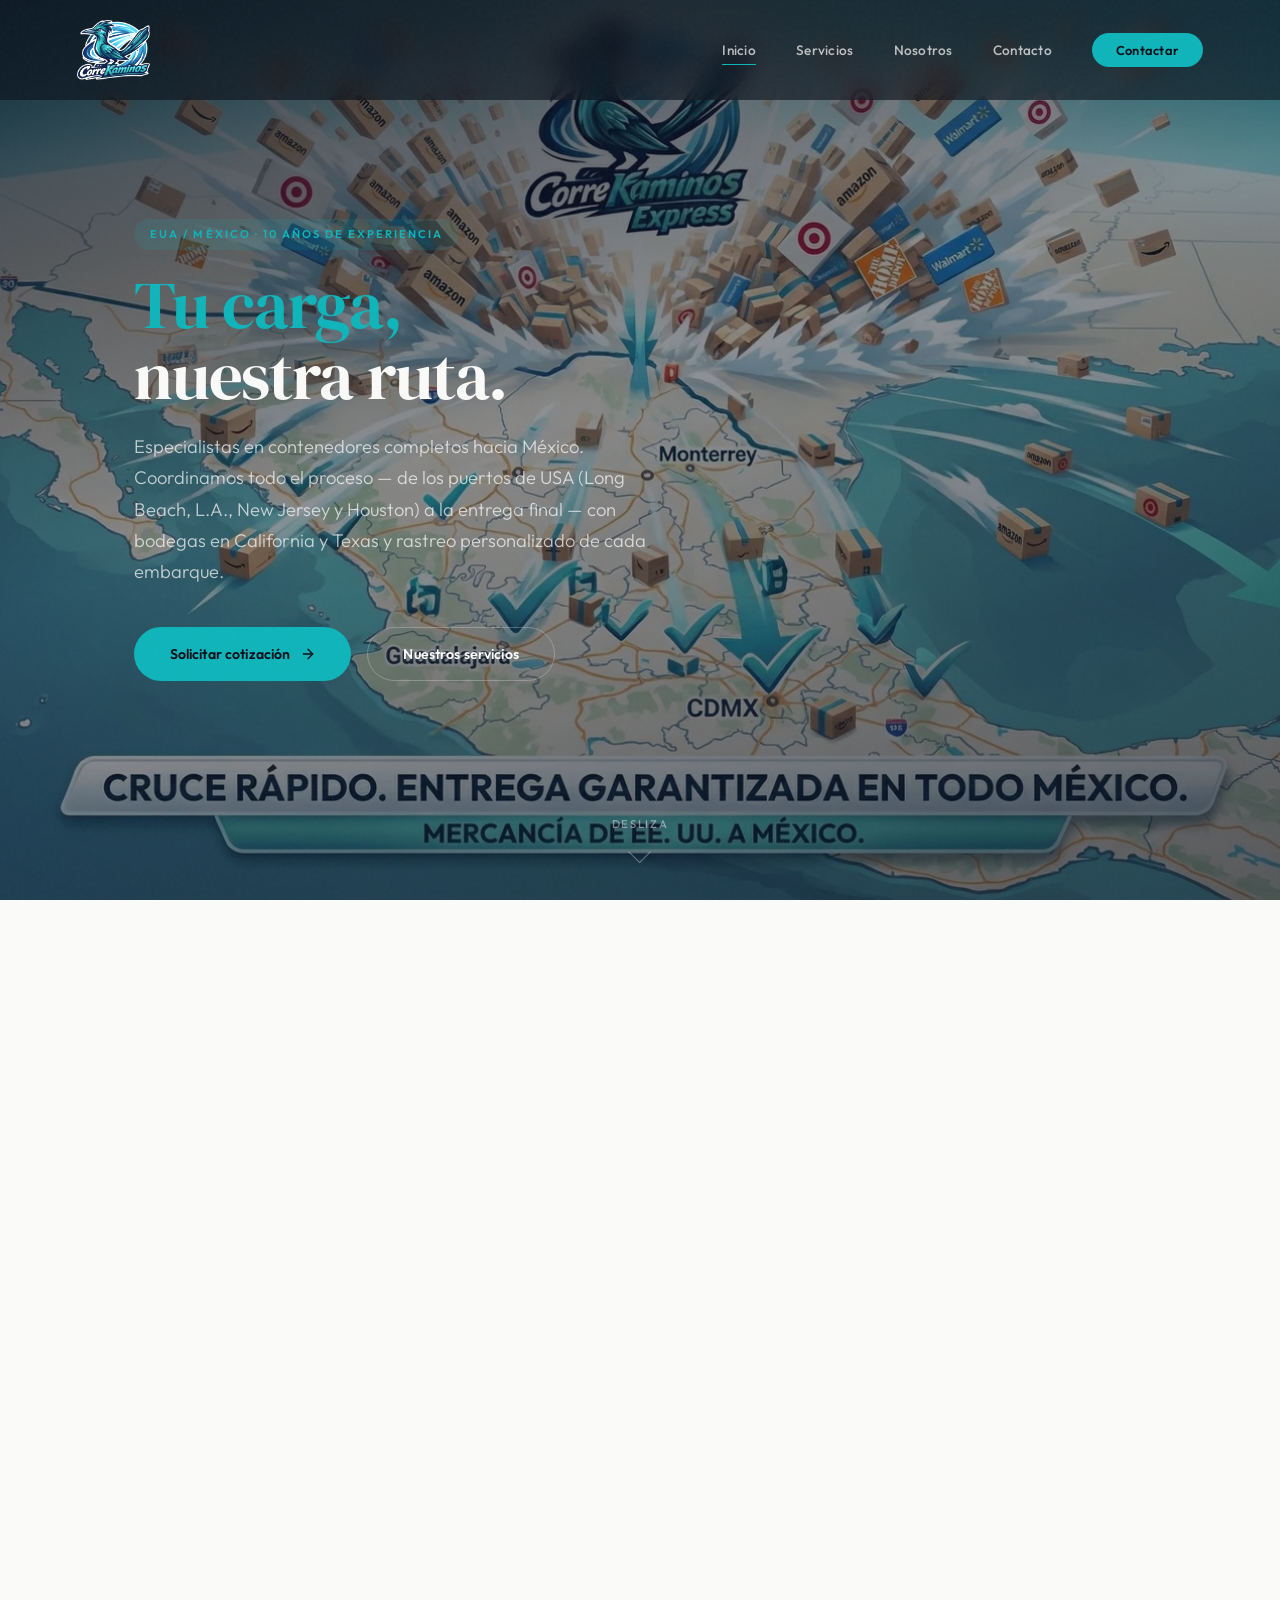
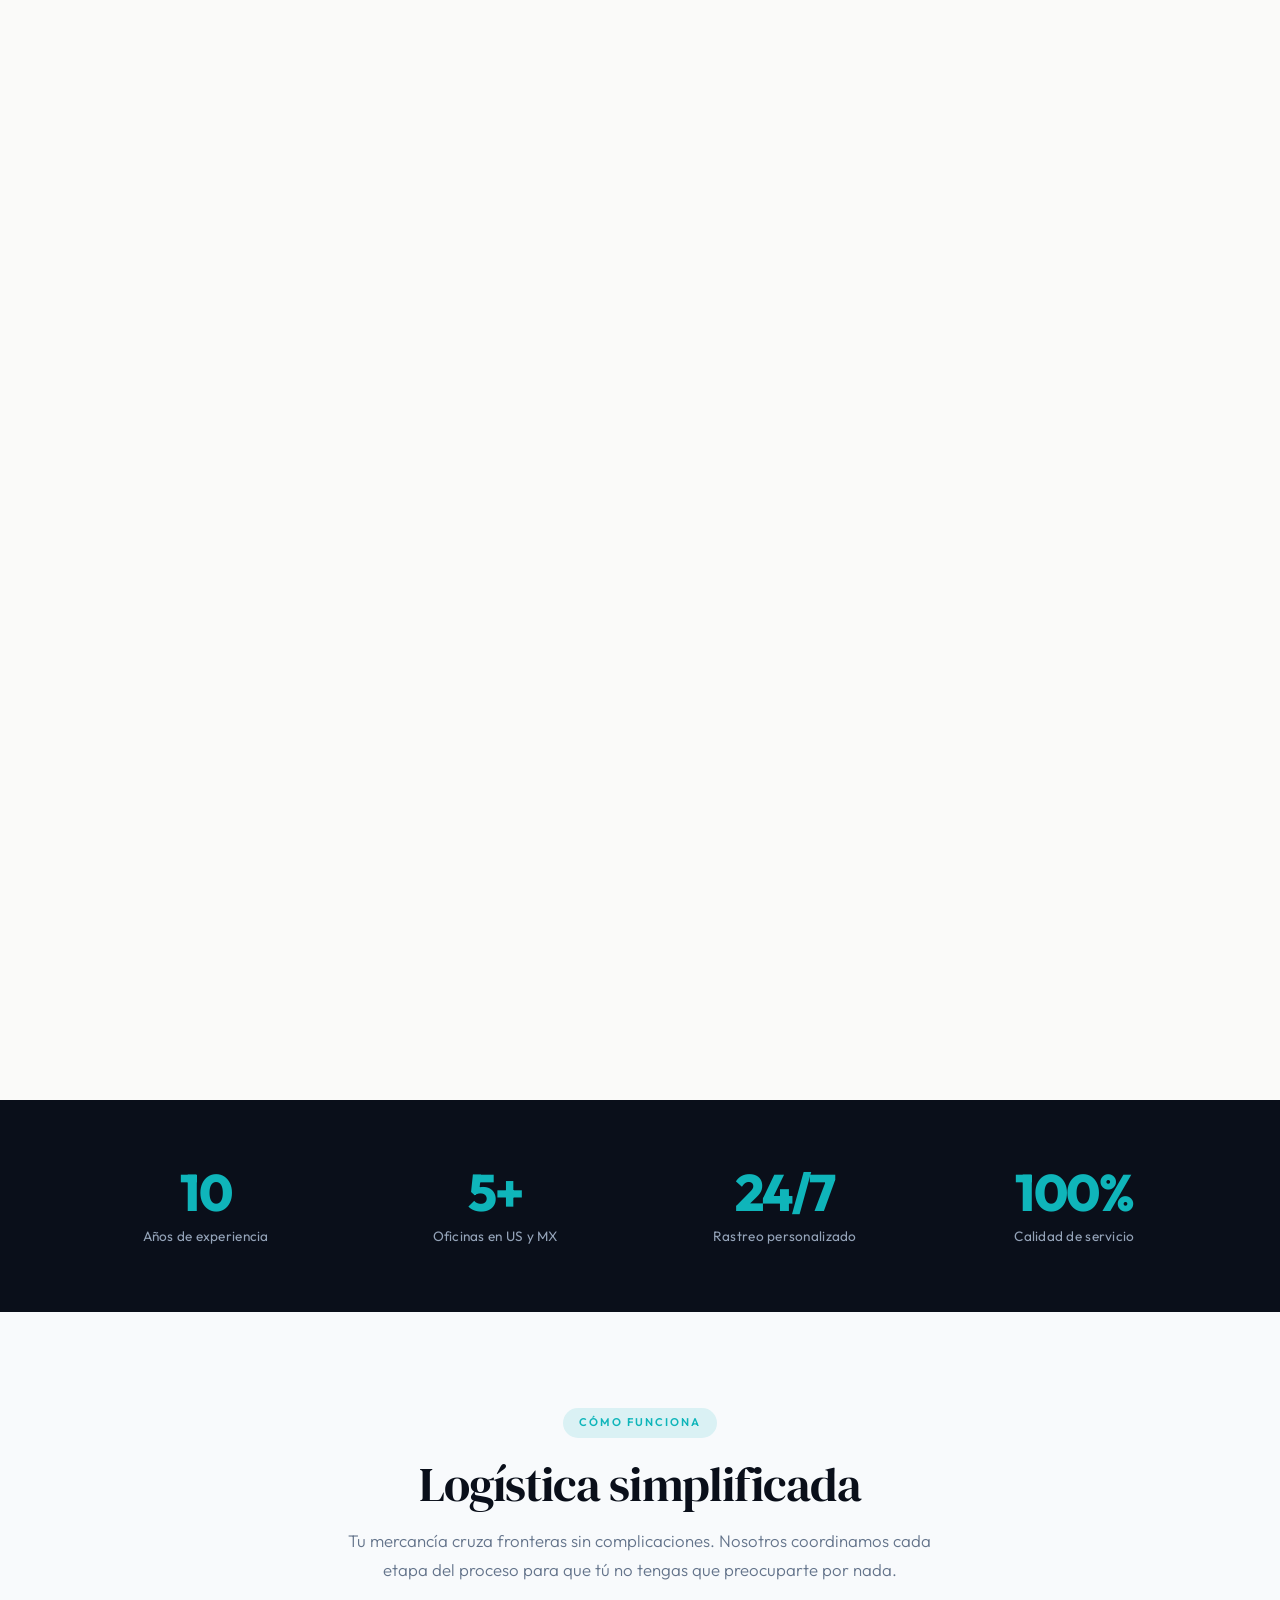
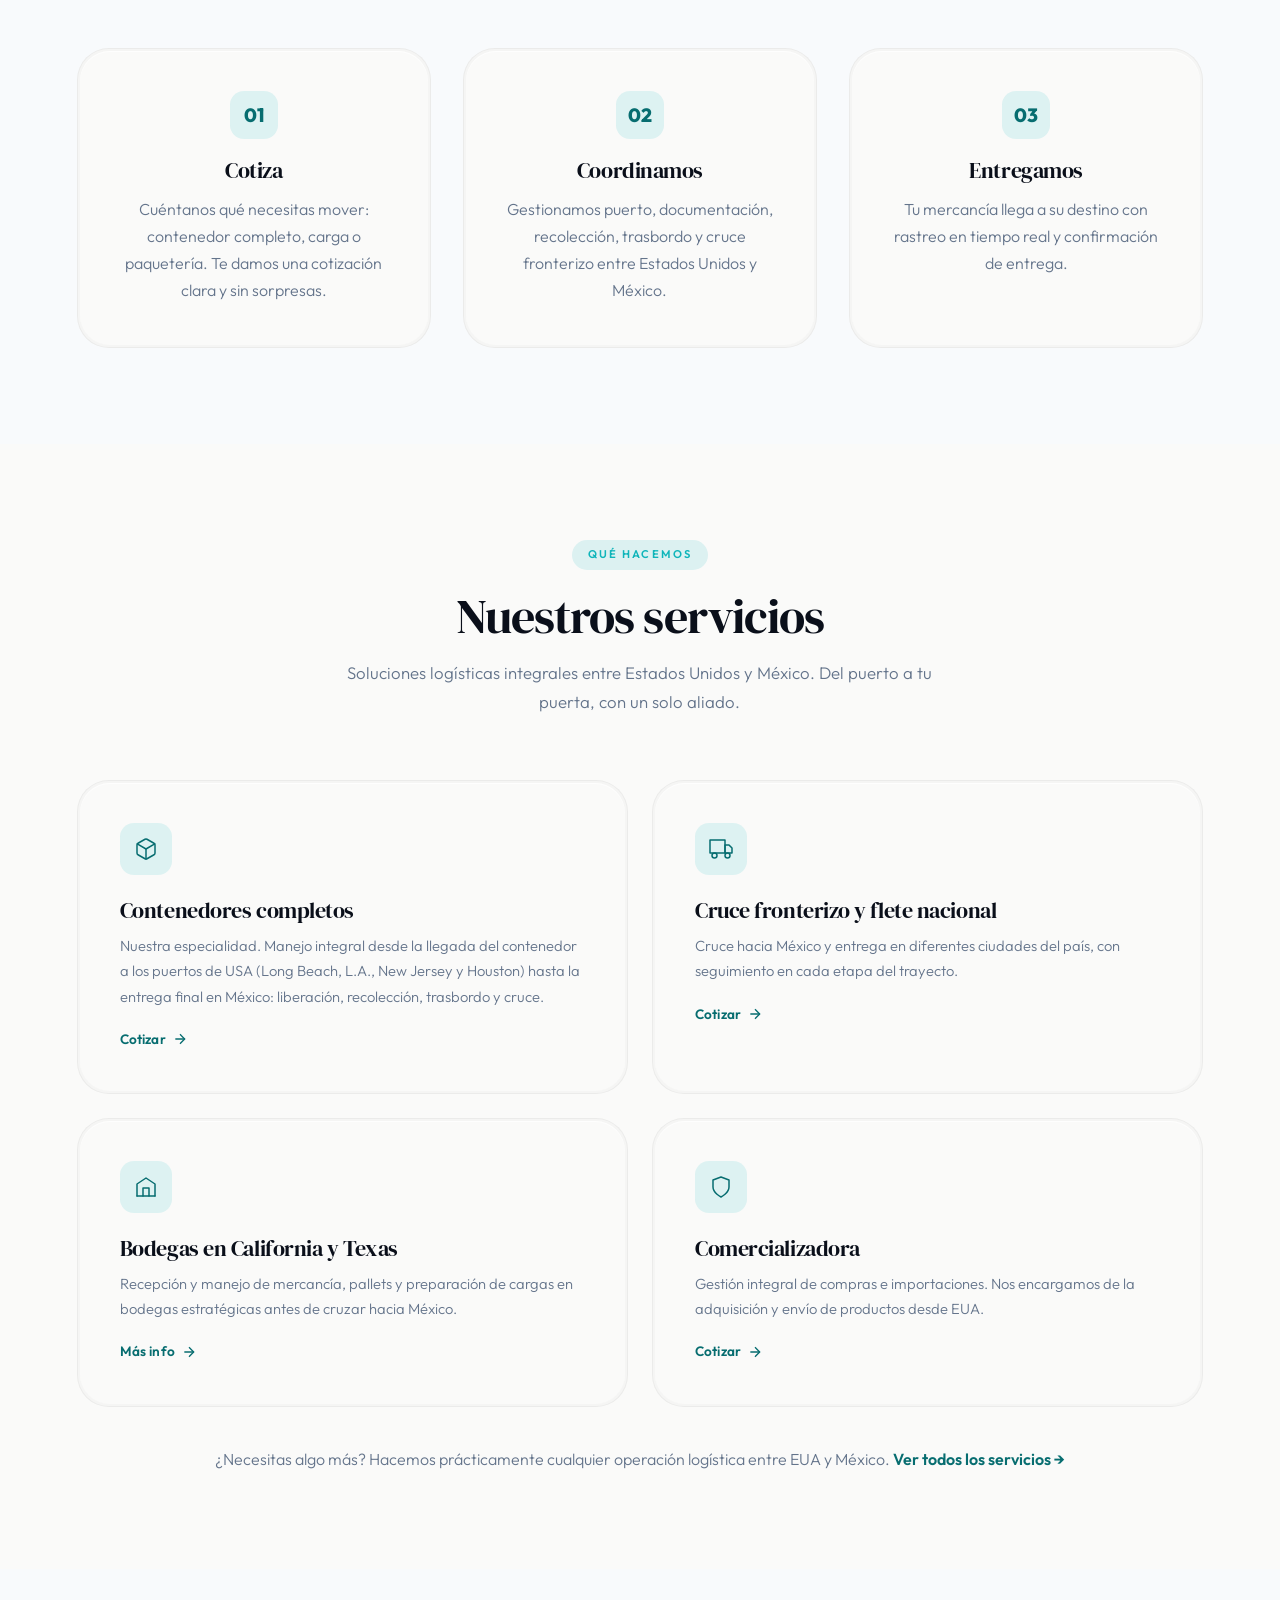
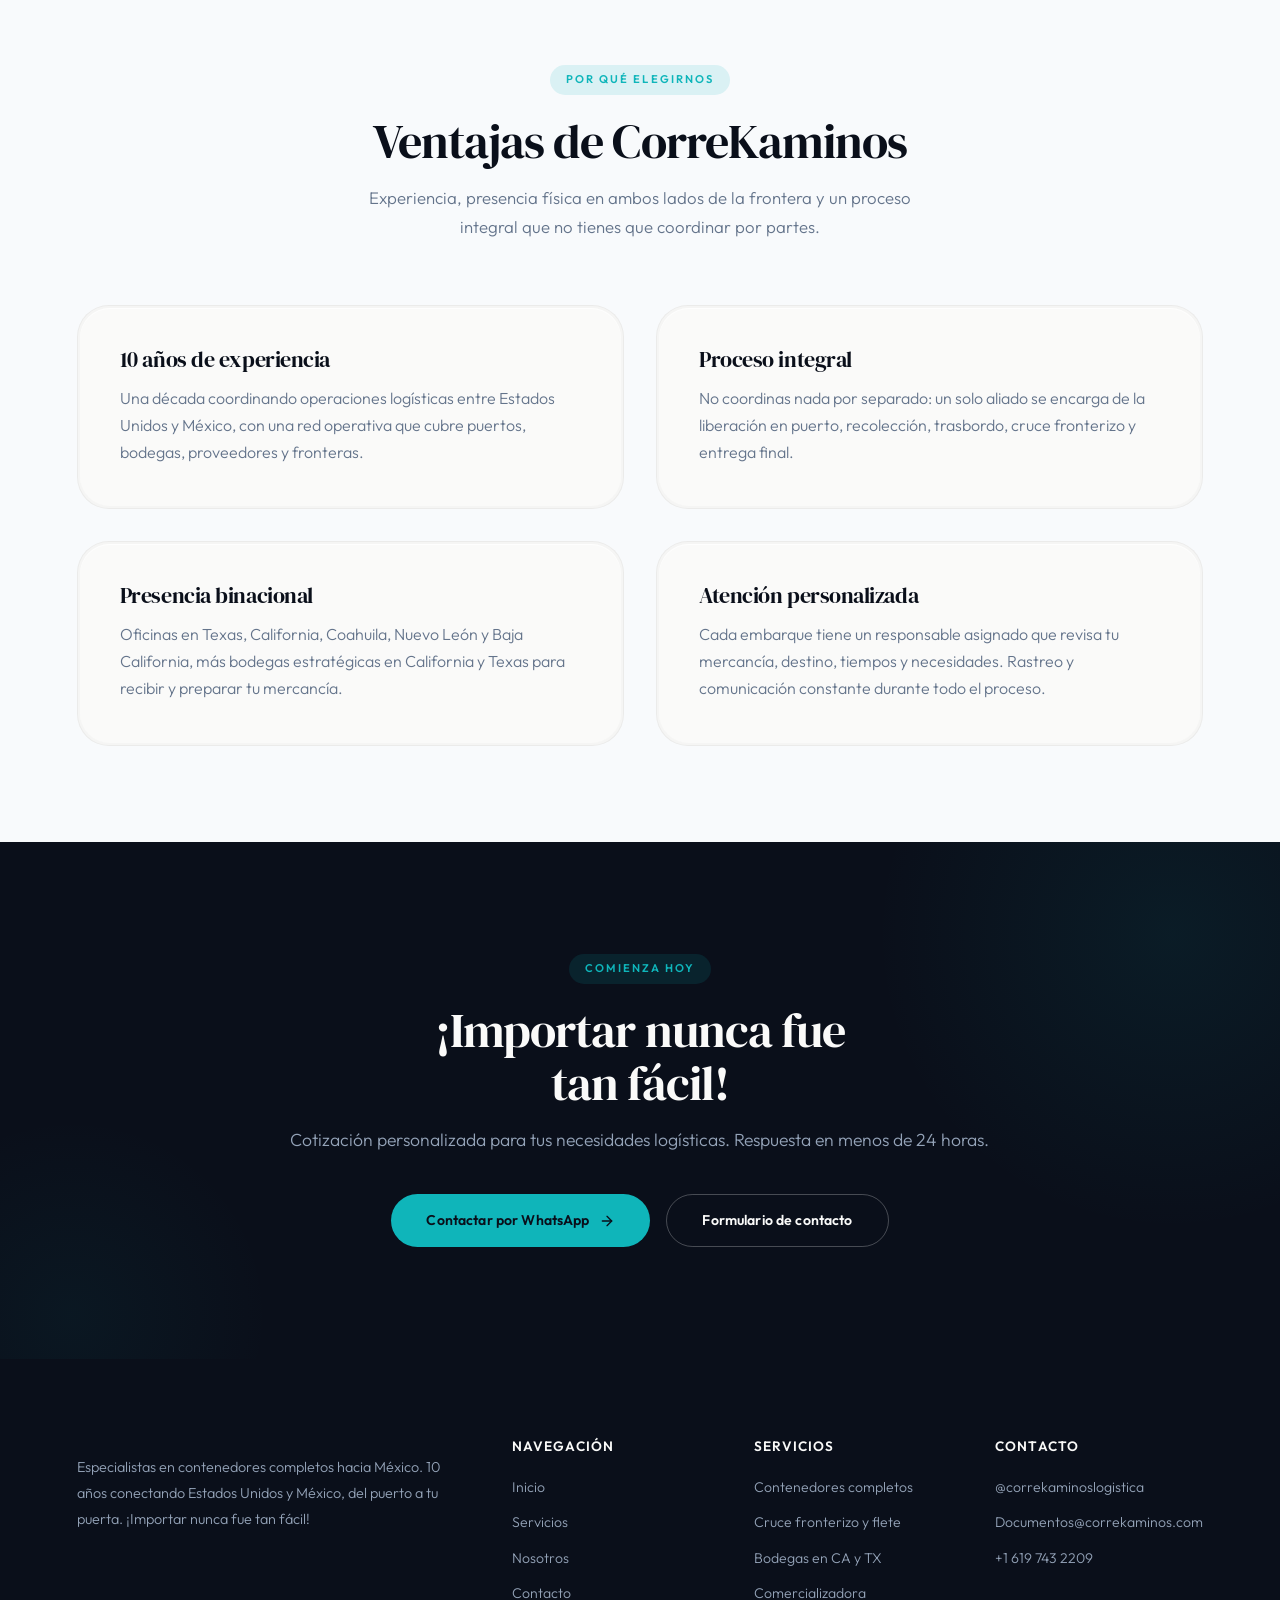
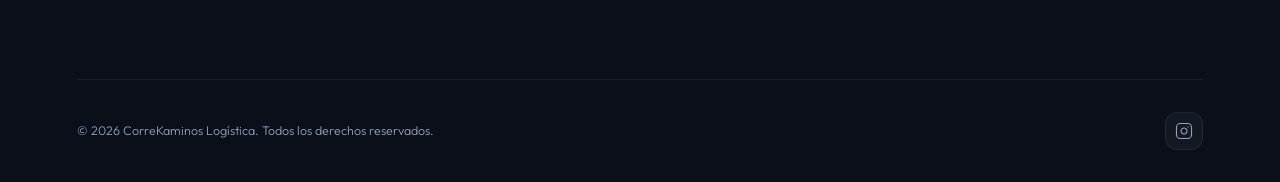
<file: index.html>
<!DOCTYPE html>
<html lang="es-MX">
<head>
  <meta charset="UTF-8">
  <meta name="viewport" content="width=device-width, initial-scale=1.0">
  <title>CorreKaminos Logística — USA to Mexico Logistics</title>
  <meta name="description" content="Especialistas en contenedores completos hacia México. 10 años de experiencia: coordinación desde los puertos de USA (Long Beach, L.A., New Jersey y Houston), bodegas en California y Texas, cruce fronterizo y entrega final con rastreo personalizado.">
  <meta name="theme-color" content="#0a0f1a">
  <meta property="og:title" content="CorreKaminos Logística — USA to Mexico Logistics">
  <meta property="og:description" content="Especialistas en contenedores completos hacia México. De los puertos de USA a tu puerta. ¡Importar nunca fue tan fácil!">
  <meta property="og:type" content="website">
  <meta property="og:locale" content="es_MX">
  <link rel="icon" href="assets/favicon.png" type="image/png">
  <link rel="preconnect" href="https://fonts.googleapis.com">
  <link rel="preconnect" href="https://fonts.gstatic.com" crossorigin>
  <link rel="stylesheet" href="styles.css?v=3">
</head>
<body>
  <a class="skip-link" href="#contenido">Saltar al contenido</a>

  <!-- ═══ NAVBAR ═══ -->
  <nav class="navbar" id="navbar">
    <div class="container">
      <a href="index.html" class="navbar-logo">
        <img src="assets/logo.webp" alt="CorreKaminos Logística" width="240" height="198">
      </a>
      <ul class="nav-links" id="navLinks">
        <li><a href="index.html" class="active" aria-current="page">Inicio</a></li>
        <li><a href="servicios.html">Servicios</a></li>
        <li><a href="nosotros.html">Nosotros</a></li>
        <li><a href="contacto.html">Contacto</a></li>
        <li><a href="https://wa.me/16197432209" target="_blank" rel="noopener noreferrer" class="nav-cta">Contactar</a></li>
      </ul>
      <button class="hamburger" id="hamburger" aria-label="Abrir menú" aria-controls="navLinks" aria-expanded="false">
        <span></span><span></span><span></span>
      </button>
    </div>
  </nav>

  <main id="contenido">

  <!-- ═══ HERO — Scroll-Driven Video ═══ -->
  <section class="hero" id="hero">
    <div class="hero-sticky">
      <div class="hero-video-wrap">
        <video id="heroVideo" muted playsinline preload="metadata" poster="assets/inicial.webp">
          <source src="assets/hero-optimized.mp4" type="video/mp4">
        </video>
        <img src="assets/final.webp" alt="CorreKaminos Logística" width="240" height="198" class="hero-fallback" id="heroFallback">
      </div>
      <div class="hero-overlay"></div>
      <div class="hero-content">
        <span class="section-label">EUA / México · 10 años de experiencia</span>
        <h1><span>Tu carga,</span><br>nuestra ruta.</h1>
        <p>Especialistas en contenedores completos hacia México. Coordinamos todo el proceso — de los puertos de USA (Long Beach, L.A., New Jersey y Houston) a la entrega final — con bodegas en California y Texas y rastreo personalizado de cada embarque.</p>
        <div style="display:flex;gap:1rem;flex-wrap:wrap">
          <a href="contacto.html" class="btn btn-primary">
            Solicitar cotización
            <svg width="16" height="16" viewBox="0 0 24 24" fill="none" stroke="currentColor" stroke-width="2" stroke-linecap="round" stroke-linejoin="round"><path d="M5 12h14"/><path d="m12 5 7 7-7 7"/></svg>
          </a>
          <a href="servicios.html" class="btn btn-outline">Nuestros servicios</a>
        </div>
      </div>
      <div class="hero-scroll-hint">
        <span>Desliza</span>
        <div class="arrow"></div>
      </div>
    </div>
  </section>

  <!-- ═══ STATS ═══ -->
  <div class="stats-bar">
    <div class="container">
      <div class="stats-grid">
        <div class="stat-item reveal">
          <h3>10</h3>
          <p>Años de experiencia</p>
        </div>
        <div class="stat-item reveal reveal-delay-1">
          <h3>5+</h3>
          <p>Oficinas en US y MX</p>
        </div>
        <div class="stat-item reveal reveal-delay-2">
          <h3>24/7</h3>
          <p>Rastreo personalizado</p>
        </div>
        <div class="stat-item reveal reveal-delay-3">
          <h3>100%</h3>
          <p>Calidad de servicio</p>
        </div>
      </div>
    </div>
  </div>

  <!-- ═══ PROCESO ═══ -->
  <section style="background:var(--slate-50)">
    <div class="container">
      <div class="section-header reveal">
        <span class="section-label">Cómo funciona</span>
        <h2>Logística simplificada</h2>
        <p>Tu mercancía cruza fronteras sin complicaciones. Nosotros coordinamos cada etapa del proceso para que tú no tengas que preocuparte por nada.</p>
      </div>
      <div class="about-grid grid-3">
        <div class="about-card reveal">
          <div class="about-card-inner" style="text-align:center;">
            <div class="step-number" style="margin-inline:auto;">01</div>
            <h3>Cotiza</h3>
            <p>Cuéntanos qué necesitas mover: contenedor completo, carga o paquetería. Te damos una cotización clara y sin sorpresas.</p>
          </div>
        </div>
        <div class="about-card reveal reveal-delay-1">
          <div class="about-card-inner" style="text-align:center;">
            <div class="step-number" style="margin-inline:auto;">02</div>
            <h3>Coordinamos</h3>
            <p>Gestionamos puerto, documentación, recolección, trasbordo y cruce fronterizo entre Estados Unidos y México.</p>
          </div>
        </div>
        <div class="about-card reveal reveal-delay-2">
          <div class="about-card-inner" style="text-align:center;">
            <div class="step-number" style="margin-inline:auto;">03</div>
            <h3>Entregamos</h3>
            <p>Tu mercancía llega a su destino con rastreo en tiempo real y confirmación de entrega.</p>
          </div>
        </div>
      </div>
    </div>
  </section>

  <!-- ═══ SERVICIOS PREVIEW ═══ -->
  <section id="servicios">
    <div class="container">
      <div class="section-header reveal">
        <span class="section-label">Qué hacemos</span>
        <h2>Nuestros servicios</h2>
        <p>Soluciones logísticas integrales entre Estados Unidos y México. Del puerto a tu puerta, con un solo aliado.</p>
      </div>
      <div class="services-grid">
        <div class="service-card reveal">
          <div class="service-card-inner">
            <div class="service-icon">
              <svg viewBox="0 0 24 24"><path d="M21 16V8a2 2 0 0 0-1-1.73l-7-4a2 2 0 0 0-2 0l-7 4A2 2 0 0 0 3 8v8a2 2 0 0 0 1 1.73l7 4a2 2 0 0 0 2 0l7-4A2 2 0 0 0 21 16z"/><polyline points="3.27 6.96 12 12.01 20.73 6.96"/><line x1="12" y1="22.08" x2="12" y2="12"/></svg>
            </div>
            <h3>Contenedores completos</h3>
            <p>Nuestra especialidad. Manejo integral desde la llegada del contenedor a los puertos de USA (Long Beach, L.A., New Jersey y Houston) hasta la entrega final en México: liberación, recolección, trasbordo y cruce.</p>
            <a href="contacto.html" class="card-link">
              Cotizar
              <svg viewBox="0 0 24 24" fill="none" stroke="currentColor" stroke-width="2"><path d="M5 12h14"/><path d="m12 5 7 7-7 7"/></svg>
            </a>
          </div>
        </div>
        <div class="service-card reveal reveal-delay-1">
          <div class="service-card-inner">
            <div class="service-icon">
              <svg viewBox="0 0 24 24"><rect x="1" y="3" width="15" height="13"/><polygon points="16 8 20 8 23 11 23 16 16 16 16 8"/><circle cx="5.5" cy="18.5" r="2.5"/><circle cx="18.5" cy="18.5" r="2.5"/></svg>
            </div>
            <h3>Cruce fronterizo y flete nacional</h3>
            <p>Cruce hacia México y entrega en diferentes ciudades del país, con seguimiento en cada etapa del trayecto.</p>
            <a href="contacto.html" class="card-link">
              Cotizar
              <svg viewBox="0 0 24 24" fill="none" stroke="currentColor" stroke-width="2"><path d="M5 12h14"/><path d="m12 5 7 7-7 7"/></svg>
            </a>
          </div>
        </div>
        <div class="service-card reveal">
          <div class="service-card-inner">
            <div class="service-icon">
              <svg viewBox="0 0 24 24"><path d="M3 21V9l9-6 9 6v12"/><path d="M9 21v-8h6v8"/><line x1="3" y1="21" x2="21" y2="21"/></svg>
            </div>
            <h3>Bodegas en California y Texas</h3>
            <p>Recepción y manejo de mercancía, pallets y preparación de cargas en bodegas estratégicas antes de cruzar hacia México.</p>
            <a href="contacto.html" class="card-link">
              Más info
              <svg viewBox="0 0 24 24" fill="none" stroke="currentColor" stroke-width="2"><path d="M5 12h14"/><path d="m12 5 7 7-7 7"/></svg>
            </a>
          </div>
        </div>
        <div class="service-card reveal reveal-delay-1">
          <div class="service-card-inner">
            <div class="service-icon">
              <svg viewBox="0 0 24 24"><path d="M12 22s8-4 8-10V5l-8-3-8 3v7c0 6 8 10 8 10z"/></svg>
            </div>
            <h3>Comercializadora</h3>
            <p>Gestión integral de compras e importaciones. Nos encargamos de la adquisición y envío de productos desde EUA.</p>
            <a href="contacto.html" class="card-link">
              Cotizar
              <svg viewBox="0 0 24 24" fill="none" stroke="currentColor" stroke-width="2"><path d="M5 12h14"/><path d="m12 5 7 7-7 7"/></svg>
            </a>
          </div>
        </div>
      </div>
      <p class="services-note reveal">¿Necesitas algo más? Hacemos prácticamente cualquier operación logística entre EUA y México. <a href="servicios.html">Ver todos los servicios →</a></p>
    </div>
  </section>

  <!-- ═══ VENTAJAS ═══ -->
  <section style="background:var(--slate-50)">
    <div class="container">
      <div class="section-header reveal">
        <span class="section-label">Por qué elegirnos</span>
        <h2>Ventajas de CorreKaminos</h2>
        <p>Experiencia, presencia física en ambos lados de la frontera y un proceso integral que no tienes que coordinar por partes.</p>
      </div>
      <div class="about-grid grid-2">
        <div class="about-card reveal">
          <div class="about-card-inner">
            <h3>10 años de experiencia</h3>
            <p>Una década coordinando operaciones logísticas entre Estados Unidos y México, con una red operativa que cubre puertos, bodegas, proveedores y fronteras.</p>
          </div>
        </div>
        <div class="about-card reveal reveal-delay-1">
          <div class="about-card-inner">
            <h3>Proceso integral</h3>
            <p>No coordinas nada por separado: un solo aliado se encarga de la liberación en puerto, recolección, trasbordo, cruce fronterizo y entrega final.</p>
          </div>
        </div>
        <div class="about-card reveal">
          <div class="about-card-inner">
            <h3>Presencia binacional</h3>
            <p>Oficinas en Texas, California, Coahuila, Nuevo León y Baja California, más bodegas estratégicas en California y Texas para recibir y preparar tu mercancía.</p>
          </div>
        </div>
        <div class="about-card reveal reveal-delay-1">
          <div class="about-card-inner">
            <h3>Atención personalizada</h3>
            <p>Cada embarque tiene un responsable asignado que revisa tu mercancía, destino, tiempos y necesidades. Rastreo y comunicación constante durante todo el proceso.</p>
          </div>
        </div>
      </div>
    </div>
  </section>

  <!-- ═══ CTA ═══ -->
  <section class="cta-section">
    <div class="container reveal">
      <span class="section-label" style="background:rgba(15,181,186,.12);color:var(--teal);">Comienza hoy</span>
      <h2>¡Importar nunca fue<br>tan fácil!</h2>
      <p>Cotización personalizada para tus necesidades logísticas. Respuesta en menos de 24 horas.</p>
      <div class="cta-buttons">
        <a href="https://wa.me/16197432209" target="_blank" rel="noopener noreferrer" class="btn btn-primary">
          Contactar por WhatsApp
          <svg width="16" height="16" viewBox="0 0 24 24" fill="none" stroke="currentColor" stroke-width="2" stroke-linecap="round" stroke-linejoin="round"><path d="M5 12h14"/><path d="m12 5 7 7-7 7"/></svg>
        </a>
        <a href="contacto.html" class="btn btn-outline">Formulario de contacto</a>
      </div>
    </div>
  </section>

  <!-- ═══ FOOTER ═══ -->
  </main>

  <footer class="footer">
    <div class="container">
      <div class="footer-grid">
        <div class="footer-brand">
          <p>Especialistas en contenedores completos hacia México. 10 años conectando Estados Unidos y México, del puerto a tu puerta. ¡Importar nunca fue tan fácil!</p>
        </div>
        <div>
          <h4>Navegación</h4>
          <ul>
            <li><a href="index.html">Inicio</a></li>
            <li><a href="servicios.html">Servicios</a></li>
            <li><a href="nosotros.html">Nosotros</a></li>
            <li><a href="contacto.html">Contacto</a></li>
          </ul>
        </div>
        <div>
          <h4>Servicios</h4>
          <ul>
            <li><a href="servicios.html">Contenedores completos</a></li>
            <li><a href="servicios.html">Cruce fronterizo y flete</a></li>
            <li><a href="servicios.html">Bodegas en CA y TX</a></li>
            <li><a href="servicios.html">Comercializadora</a></li>
          </ul>
        </div>
        <div>
          <h4>Contacto</h4>
          <ul>
            <li><a href="https://www.instagram.com/correkaminoslogistica/" target="_blank" rel="noopener noreferrer">@correkaminoslogistica</a></li>
            <li><a href="mailto:Documentos@correkaminos.com">Documentos@correkaminos.com</a></li>
            <li><a href="tel:+16197432209">+1 619 743 2209</a></li>
          </ul>
        </div>
      </div>
      <div class="footer-bottom">
        <span>&copy; 2026 CorreKaminos Logística. Todos los derechos reservados.</span>
        <div class="footer-social">
          <a href="https://www.instagram.com/correkaminoslogistica/" target="_blank" rel="noopener noreferrer" aria-label="Instagram">
            <svg width="18" height="18" viewBox="0 0 24 24" fill="none" stroke="currentColor" stroke-width="1.5" stroke-linecap="round" stroke-linejoin="round"><rect x="2" y="2" width="20" height="20" rx="5" ry="5"/><path d="M16 11.37A4 4 0 1 1 12.63 8 4 4 0 0 1 16 11.37z"/><line x1="17.5" y1="6.5" x2="17.51" y2="6.5"/></svg>
          </a>
        </div>
      </div>
    </div>
  </footer>

  <!-- ═══ SCRIPTS ═══ -->
  <script src="app.js?v=3" defer></script>

</body>
</html>
</file>
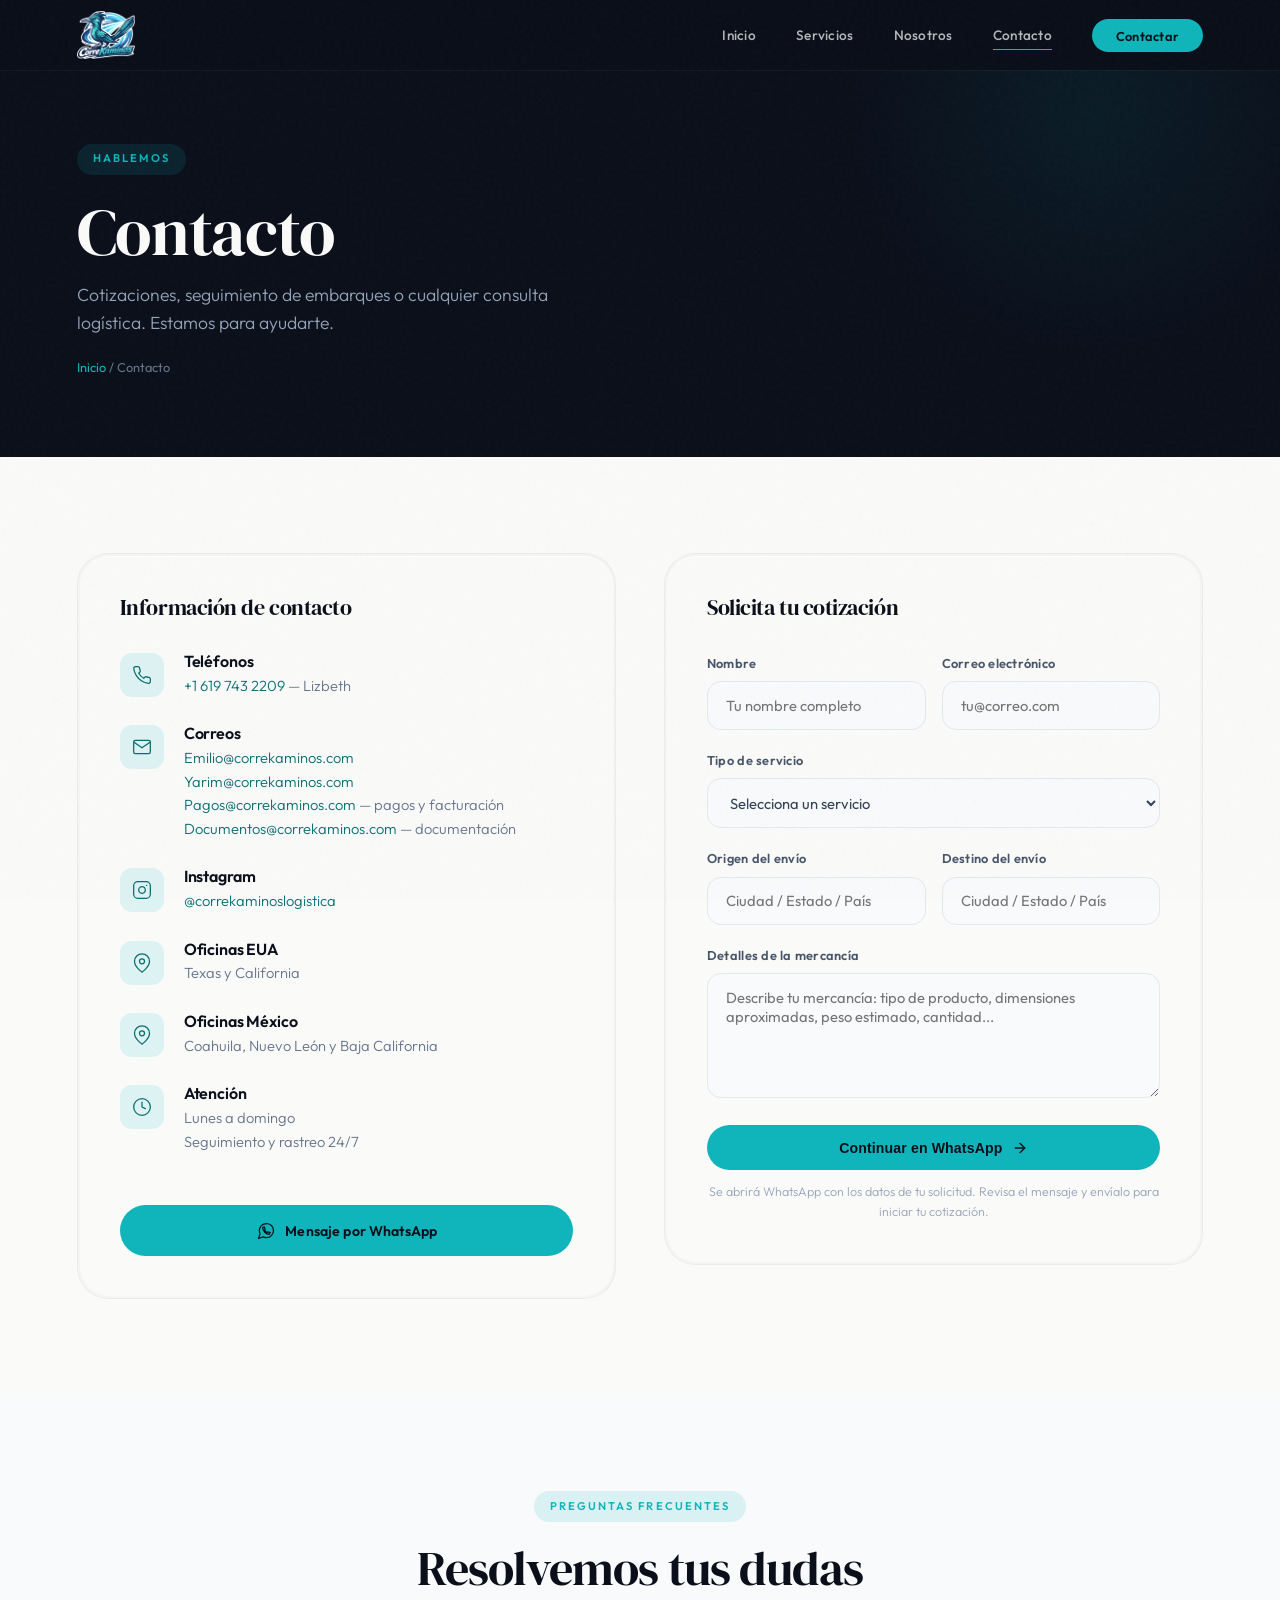
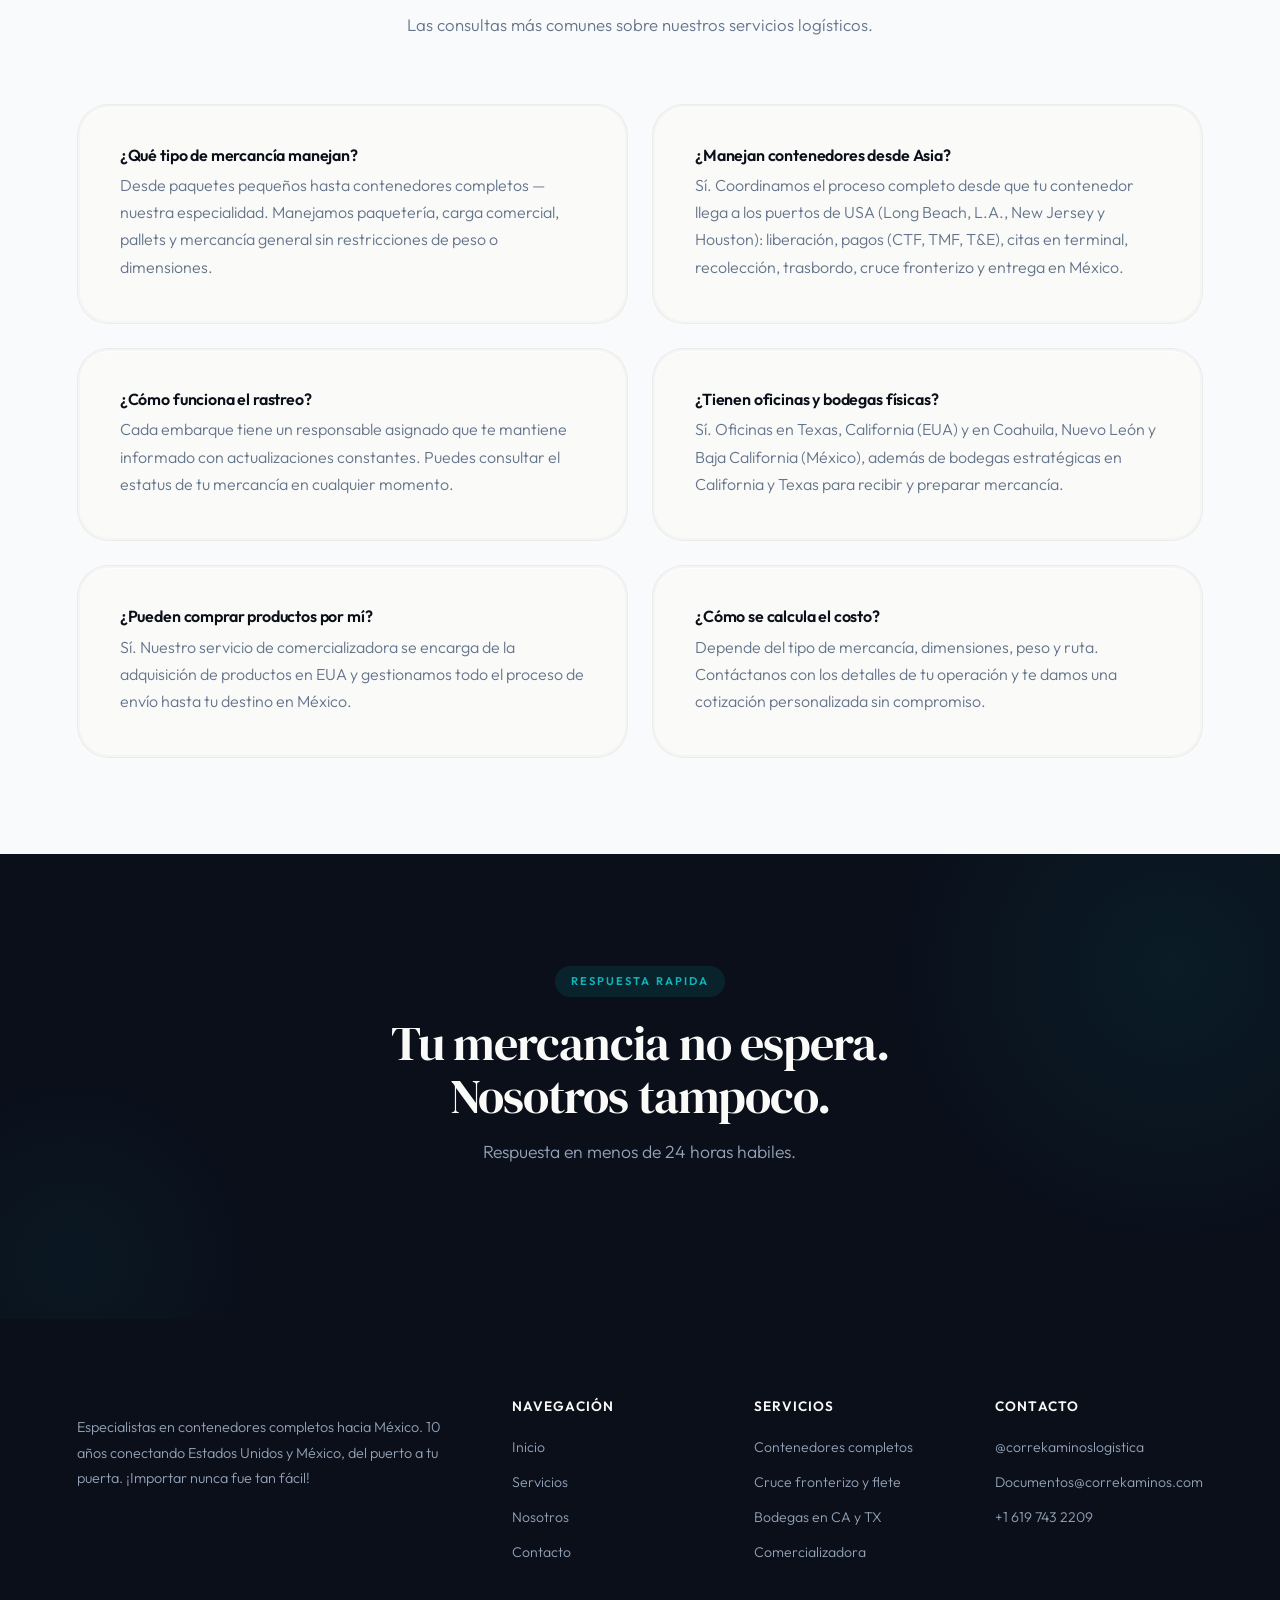
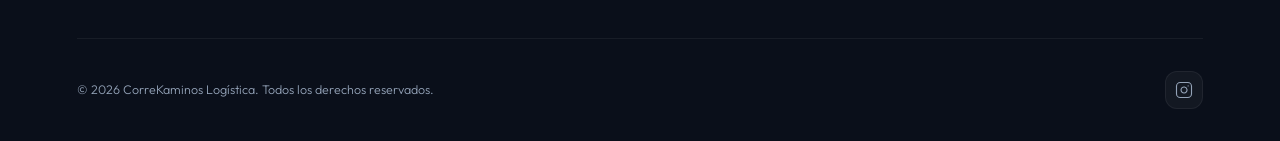
<file: contacto.html>
<!DOCTYPE html>
<html lang="es-MX">
<head>
  <meta charset="UTF-8">
  <meta name="viewport" content="width=device-width, initial-scale=1.0">
  <title>Contacto — CorreKaminos Logística</title>
  <meta name="description" content="Comunícate con CorreKaminos Logística. Cotización de contenedores completos, cruce fronterizo, bodegas y atención personalizada. Respuesta en menos de 24 horas.">

  <meta name="theme-color" content="#0a0f1a">
  <link rel="icon" href="assets/favicon.png" type="image/png">
  <link rel="preconnect" href="https://fonts.googleapis.com">
  <link rel="preconnect" href="https://fonts.gstatic.com" crossorigin>
  <link rel="stylesheet" href="styles.css?v=3">
</head>
<body>
  <a class="skip-link" href="#contenido">Saltar al contenido</a>

  <!-- NAVBAR -->
  <nav class="navbar scrolled" id="navbar">
    <div class="container">
      <a href="index.html" class="navbar-logo"><img src="assets/logo.webp" alt="CorreKaminos Logística" width="240" height="198"></a>
      <ul class="nav-links" id="navLinks">
        <li><a href="index.html">Inicio</a></li>
        <li><a href="servicios.html">Servicios</a></li>
        <li><a href="nosotros.html">Nosotros</a></li>
        <li><a href="contacto.html" class="active" aria-current="page">Contacto</a></li>
        <li><a href="https://wa.me/16197432209" target="_blank" rel="noopener noreferrer" class="nav-cta">Contactar</a></li>
      </ul>
      <button class="hamburger" id="hamburger" aria-label="Abrir menú" aria-controls="navLinks" aria-expanded="false"><span></span><span></span><span></span></button>
    </div>
  </nav>

  <main id="contenido">

  <!-- PAGE HEADER -->
  <div class="page-header">
    <div class="container">
      <span class="section-label">Hablemos</span>
      <h1>Contacto</h1>
      <p>Cotizaciones, seguimiento de embarques o cualquier consulta logística. Estamos para ayudarte.</p>
      <div class="breadcrumb"><a href="index.html">Inicio</a> / Contacto</div>
    </div>
  </div>

  <!-- CONTACT -->
  <section>
    <div class="container">
      <div class="contact-grid">

        <!-- INFO -->
        <div class="contact-info-card reveal">
          <div class="contact-info-inner">
            <h3>Información de contacto</h3>

            <div class="contact-detail">
              <div class="icon">
                <svg width="20" height="20" viewBox="0 0 24 24" fill="none" stroke="currentColor" stroke-width="1.5" stroke-linecap="round" stroke-linejoin="round"><path d="M22 16.92v3a2 2 0 0 1-2.18 2 19.79 19.79 0 0 1-8.63-3.07 19.5 19.5 0 0 1-6-6 19.79 19.79 0 0 1-3.07-8.67A2 2 0 0 1 4.11 2h3a2 2 0 0 1 2 1.72 12.84 12.84 0 0 0 .7 2.81 2 2 0 0 1-.45 2.11L8.09 9.91a16 16 0 0 0 6 6l1.27-1.27a2 2 0 0 1 2.11-.45 12.84 12.84 0 0 0 2.81.7A2 2 0 0 1 22 16.92z"/></svg>
              </div>
              <div>
                <h4>Teléfonos</h4>
                <p><a href="tel:+16197432209" style="color:var(--teal-deeper);">+1 619 743 2209</a> — Lizbeth</p>
              </div>
            </div>

            <div class="contact-detail">
              <div class="icon">
                <svg width="20" height="20" viewBox="0 0 24 24" fill="none" stroke="currentColor" stroke-width="1.5" stroke-linecap="round" stroke-linejoin="round"><rect x="2" y="4" width="20" height="16" rx="2"/><polyline points="22,6 12,13 2,6"/></svg>
              </div>
              <div>
                <h4>Correos</h4>
                <p><a href="mailto:Emilio@correkaminos.com" style="color:var(--teal-deeper);">Emilio@correkaminos.com</a></p>
                <p><a href="mailto:Yarim@correkaminos.com" style="color:var(--teal-deeper);">Yarim@correkaminos.com</a></p>
                <p><a href="mailto:Pagos@correkaminos.com" style="color:var(--teal-deeper);">Pagos@correkaminos.com</a> — pagos y facturación</p>
                <p><a href="mailto:Documentos@correkaminos.com" style="color:var(--teal-deeper);">Documentos@correkaminos.com</a> — documentación</p>
              </div>
            </div>

            <div class="contact-detail">
              <div class="icon">
                <svg width="20" height="20" viewBox="0 0 24 24" fill="none" stroke="currentColor" stroke-width="1.5" stroke-linecap="round" stroke-linejoin="round"><rect x="2" y="2" width="20" height="20" rx="5" ry="5"/><path d="M16 11.37A4 4 0 1 1 12.63 8 4 4 0 0 1 16 11.37z"/><line x1="17.5" y1="6.5" x2="17.51" y2="6.5"/></svg>
              </div>
              <div>
                <h4>Instagram</h4>
                <p><a href="https://www.instagram.com/correkaminoslogistica/" target="_blank" rel="noopener noreferrer" style="color:var(--teal-deeper);">@correkaminoslogistica</a></p>
              </div>
            </div>

            <div class="contact-detail">
              <div class="icon">
                <svg width="20" height="20" viewBox="0 0 24 24" fill="none" stroke="currentColor" stroke-width="1.5" stroke-linecap="round" stroke-linejoin="round"><path d="M21 10c0 7-9 13-9 13s-9-6-9-13a9 9 0 0 1 18 0z"/><circle cx="12" cy="10" r="3"/></svg>
              </div>
              <div>
                <h4>Oficinas EUA</h4>
                <p>Texas y California</p>
              </div>
            </div>

            <div class="contact-detail">
              <div class="icon">
                <svg width="20" height="20" viewBox="0 0 24 24" fill="none" stroke="currentColor" stroke-width="1.5" stroke-linecap="round" stroke-linejoin="round"><path d="M21 10c0 7-9 13-9 13s-9-6-9-13a9 9 0 0 1 18 0z"/><circle cx="12" cy="10" r="3"/></svg>
              </div>
              <div>
                <h4>Oficinas México</h4>
                <p>Coahuila, Nuevo León y Baja California</p>
              </div>
            </div>

            <div class="contact-detail">
              <div class="icon">
                <svg width="20" height="20" viewBox="0 0 24 24" fill="none" stroke="currentColor" stroke-width="1.5" stroke-linecap="round" stroke-linejoin="round"><circle cx="12" cy="12" r="10"/><polyline points="12 6 12 12 16 14"/></svg>
              </div>
              <div>
                <h4>Atención</h4>
                <p>Lunes a domingo</p>
                <p>Seguimiento y rastreo 24/7</p>
              </div>
            </div>

            <!-- WhatsApp CTA -->
            <a href="https://wa.me/16197432209" target="_blank" rel="noopener noreferrer" class="btn btn-primary" style="width:100%;justify-content:center;margin-top:1.5rem;">
              <svg width="20" height="20" viewBox="0 0 24 24" fill="none" stroke="currentColor" stroke-width="1.5" stroke-linecap="round" stroke-linejoin="round" aria-hidden="true"><path d="M21 11.5a8.5 8.5 0 0 1-8.5 8.5 9 9 0 0 1-4-.9L3 21l1.9-5.5a9 9 0 0 1-.9-4A8.5 8.5 0 0 1 12.5 3H13a8.5 8.5 0 0 1 8 8v.5z"/><path d="M8 8c0 4 4 8 8 8l1-2-3-1-1 1-3-3 1-1-1-3z"/></svg>
              Mensaje por WhatsApp
            </a>
          </div>
        </div>

        <!-- FORM -->
        <div class="contact-form reveal reveal-delay-1">
          <div class="contact-form-inner">
            <h3>Solicita tu cotización</h3>
            <form id="contactForm">
              <noscript><p>Solicita tu cotización directamente en <a href="https://wa.me/16197432209" style="color:var(--teal-deeper);text-decoration:underline;">WhatsApp con Lizbeth</a>.</p></noscript>
              <div class="form-row">
                <div class="form-group">
                  <label for="nombre">Nombre</label>
                  <input type="text" id="nombre" name="nombre" autocomplete="name" placeholder="Tu nombre completo" required>
                </div>
                <div class="form-group">
                  <label for="email">Correo electrónico</label>
                  <input type="email" id="email" name="email" autocomplete="email" placeholder="tu@correo.com">
                </div>
              </div>
              <div class="form-group">
                <label for="asunto">Tipo de servicio</label>
                <select id="asunto">
                  <option value="">Selecciona un servicio</option>
                  <option value="Contenedor completo">Contenedor completo (puertos de USA)</option>
                  <option value="Cruce fronterizo y flete nacional">Cruce fronterizo y flete nacional</option>
                  <option value="Bodega / pallets">Bodega en CA o TX / manejo de pallets</option>
                  <option value="Paqueteria internacional">Paquetería internacional</option>
                  <option value="Carga comercial">Carga comercial</option>
                  <option value="Rastreo de envio">Rastreo de envío</option>
                  <option value="Comercializadora">Comercializadora / Compras</option>
                  <option value="Informacion general">Información general</option>
                  <option value="Otro">Otro</option>
                </select>
              </div>
              <div class="form-row">
                <div class="form-group">
                  <label for="origen">Origen del envío</label>
                  <input type="text" id="origen" placeholder="Ciudad / Estado / País">
                </div>
                <div class="form-group">
                  <label for="destino">Destino del envío</label>
                  <input type="text" id="destino" placeholder="Ciudad / Estado / País">
                </div>
              </div>
              <div class="form-group">
                <label for="mensaje">Detalles de la mercancía</label>
                <textarea id="mensaje" placeholder="Describe tu mercancía: tipo de producto, dimensiones aproximadas, peso estimado, cantidad..." rows="5"></textarea>
              </div>
              <button type="submit" class="btn btn-primary" style="width:100%;justify-content:center;">
                Continuar en WhatsApp
                <svg width="16" height="16" viewBox="0 0 24 24" fill="none" stroke="currentColor" stroke-width="2" stroke-linecap="round" stroke-linejoin="round"><path d="M5 12h14"/><path d="m12 5 7 7-7 7"/></svg>
              </button>
              <p style="text-align:center;margin-top:.75rem;font-size:.78rem;color:var(--slate-400);font-weight:300;">
                Se abrirá WhatsApp con los datos de tu solicitud. Revisa el mensaje y envíalo para iniciar tu cotización.
              </p>
            </form>
          </div>
        </div>

      </div>
    </div>
  </section>

  <!-- FAQ -->
  <section style="background:var(--slate-50)">
    <div class="container">
      <div class="section-header reveal">
        <span class="section-label">Preguntas frecuentes</span>
        <h2>Resolvemos tus dudas</h2>
        <p>Las consultas más comunes sobre nuestros servicios logísticos.</p>
      </div>
      <div class="about-grid grid-2" style="gap: 1.5rem;">
        <div class="about-card reveal">
          <div class="about-card-inner">
            <h4 style="color:var(--slate-950);margin-bottom:.5rem;">¿Qué tipo de mercancía manejan?</h4>
            <p>Desde paquetes pequeños hasta contenedores completos — nuestra especialidad. Manejamos paquetería, carga comercial, pallets y mercancía general sin restricciones de peso o dimensiones.</p>
          </div>
        </div>
        <div class="about-card reveal reveal-delay-1">
          <div class="about-card-inner">
            <h4 style="color:var(--slate-950);margin-bottom:.5rem;">¿Manejan contenedores desde Asia?</h4>
            <p>Sí. Coordinamos el proceso completo desde que tu contenedor llega a los puertos de USA (Long Beach, L.A., New Jersey y Houston): liberación, pagos (CTF, TMF, T&amp;E), citas en terminal, recolección, trasbordo, cruce fronterizo y entrega en México.</p>
          </div>
        </div>
        <div class="about-card reveal">
          <div class="about-card-inner">
            <h4 style="color:var(--slate-950);margin-bottom:.5rem;">¿Cómo funciona el rastreo?</h4>
            <p>Cada embarque tiene un responsable asignado que te mantiene informado con actualizaciones constantes. Puedes consultar el estatus de tu mercancía en cualquier momento.</p>
          </div>
        </div>
        <div class="about-card reveal reveal-delay-1">
          <div class="about-card-inner">
            <h4 style="color:var(--slate-950);margin-bottom:.5rem;">¿Tienen oficinas y bodegas físicas?</h4>
            <p>Sí. Oficinas en Texas, California (EUA) y en Coahuila, Nuevo León y Baja California (México), además de bodegas estratégicas en California y Texas para recibir y preparar mercancía.</p>
          </div>
        </div>
        <div class="about-card reveal">
          <div class="about-card-inner">
            <h4 style="color:var(--slate-950);margin-bottom:.5rem;">¿Pueden comprar productos por mí?</h4>
            <p>Sí. Nuestro servicio de comercializadora se encarga de la adquisición de productos en EUA y gestionamos todo el proceso de envío hasta tu destino en México.</p>
          </div>
        </div>
        <div class="about-card reveal reveal-delay-1">
          <div class="about-card-inner">
            <h4 style="color:var(--slate-950);margin-bottom:.5rem;">¿Cómo se calcula el costo?</h4>
            <p>Depende del tipo de mercancía, dimensiones, peso y ruta. Contáctanos con los detalles de tu operación y te damos una cotización personalizada sin compromiso.</p>
          </div>
        </div>
      </div>
    </div>
  </section>

  <!-- CTA -->
  <section class="cta-section">
    <div class="container reveal">
      <span class="section-label" style="background:rgba(15,181,186,.12);color:var(--teal);">Respuesta rapida</span>
      <h2>Tu mercancia no espera.<br>Nosotros tampoco.</h2>
      <p>Respuesta en menos de 24 horas habiles.</p>
    </div>
  </section>

  <!-- FOOTER -->
  </main>

  <footer class="footer">
    <div class="container">
      <div class="footer-grid">
        <div class="footer-brand">
          <p>Especialistas en contenedores completos hacia México. 10 años conectando Estados Unidos y México, del puerto a tu puerta. ¡Importar nunca fue tan fácil!</p>
        </div>
        <div>
          <h4>Navegación</h4>
          <ul>
            <li><a href="index.html">Inicio</a></li>
            <li><a href="servicios.html">Servicios</a></li>
            <li><a href="nosotros.html">Nosotros</a></li>
            <li><a href="contacto.html">Contacto</a></li>
          </ul>
        </div>
        <div>
          <h4>Servicios</h4>
          <ul>
            <li><a href="servicios.html">Contenedores completos</a></li>
            <li><a href="servicios.html">Cruce fronterizo y flete</a></li>
            <li><a href="servicios.html">Bodegas en CA y TX</a></li>
            <li><a href="servicios.html">Comercializadora</a></li>
          </ul>
        </div>
        <div>
          <h4>Contacto</h4>
          <ul>
            <li><a href="https://www.instagram.com/correkaminoslogistica/" target="_blank" rel="noopener noreferrer">@correkaminoslogistica</a></li>
            <li><a href="mailto:Documentos@correkaminos.com">Documentos@correkaminos.com</a></li>
            <li><a href="tel:+16197432209">+1 619 743 2209</a></li>
          </ul>
        </div>
      </div>
      <div class="footer-bottom">
        <span>&copy; 2026 CorreKaminos Logística. Todos los derechos reservados.</span>
        <div class="footer-social">
          <a href="https://www.instagram.com/correkaminoslogistica/" target="_blank" rel="noopener noreferrer" aria-label="Instagram">
            <svg width="18" height="18" viewBox="0 0 24 24" fill="none" stroke="currentColor" stroke-width="1.5" stroke-linecap="round" stroke-linejoin="round"><rect x="2" y="2" width="20" height="20" rx="5" ry="5"/><path d="M16 11.37A4 4 0 1 1 12.63 8 4 4 0 0 1 16 11.37z"/><line x1="17.5" y1="6.5" x2="17.51" y2="6.5"/></svg>
          </a>
        </div>
      </div>
    </div>
  </footer>

  <script src="app.js?v=3" defer></script>

</body>
</html>
</file>
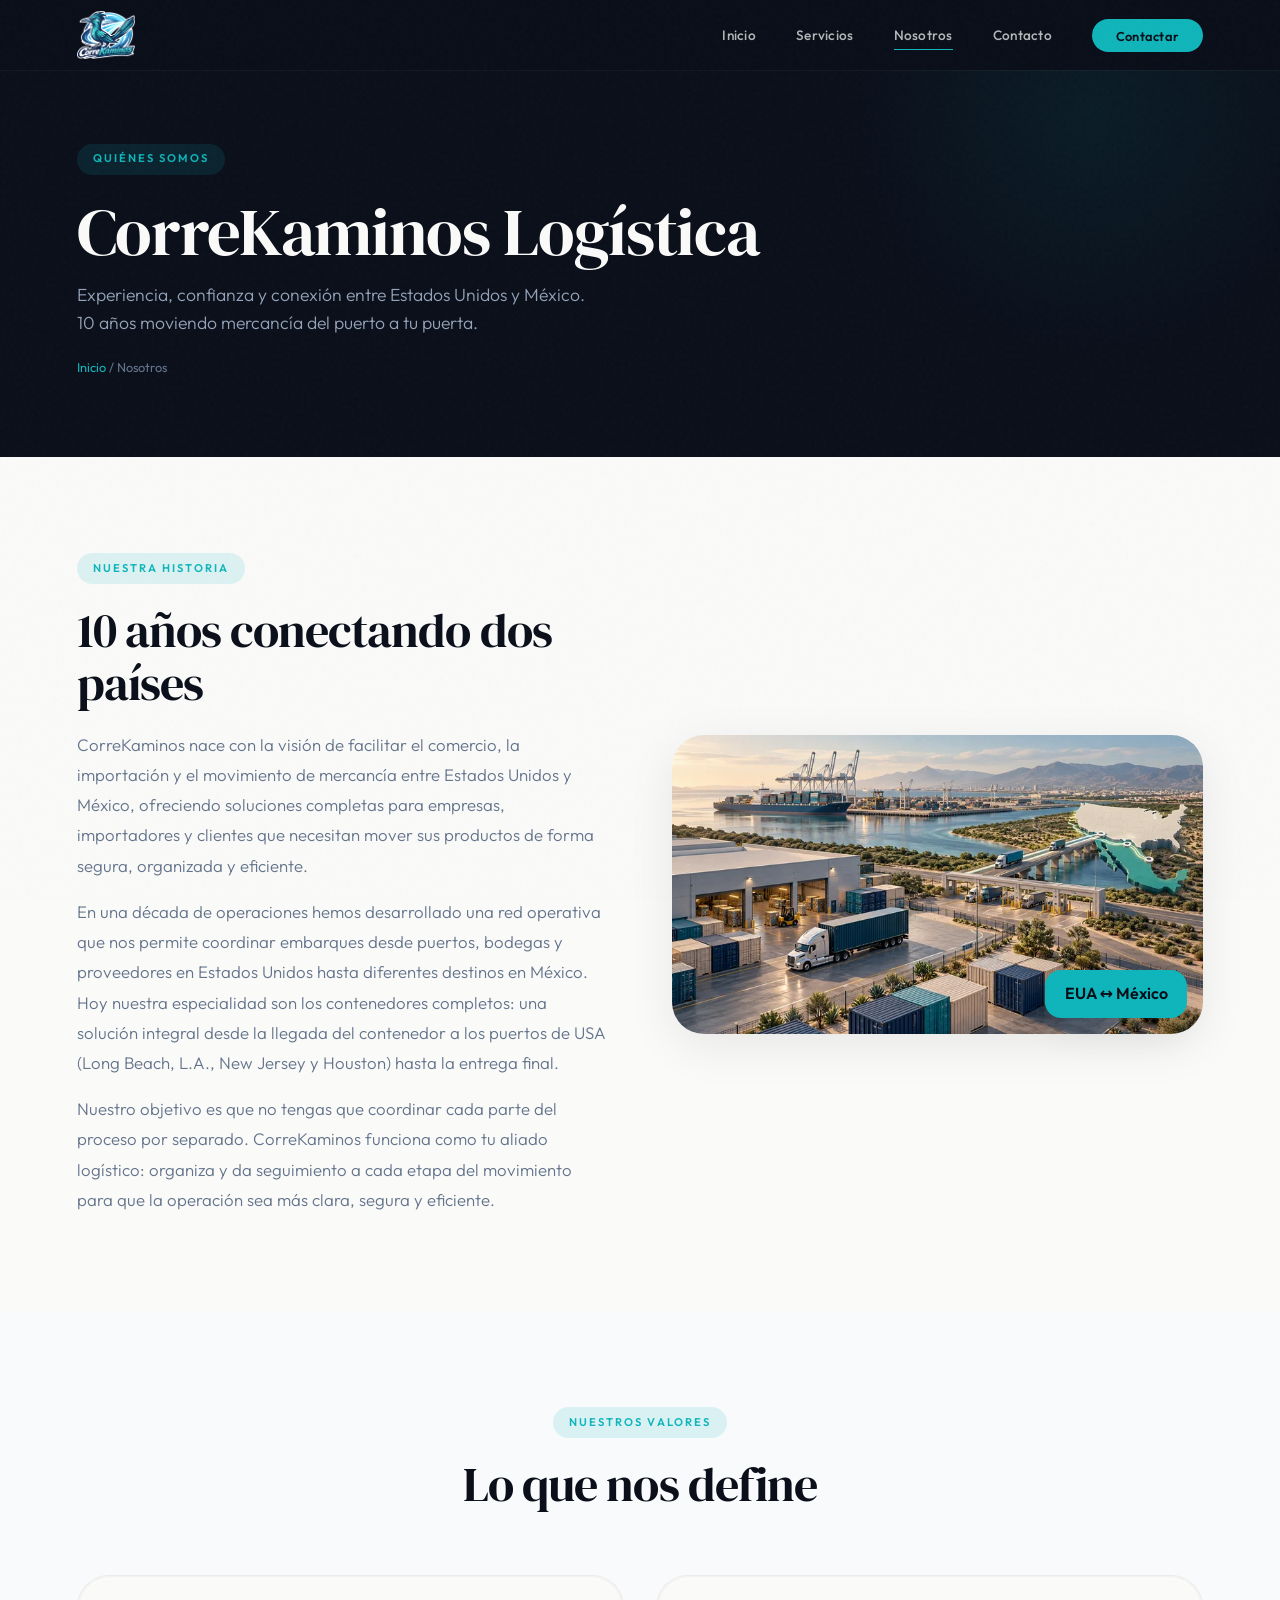
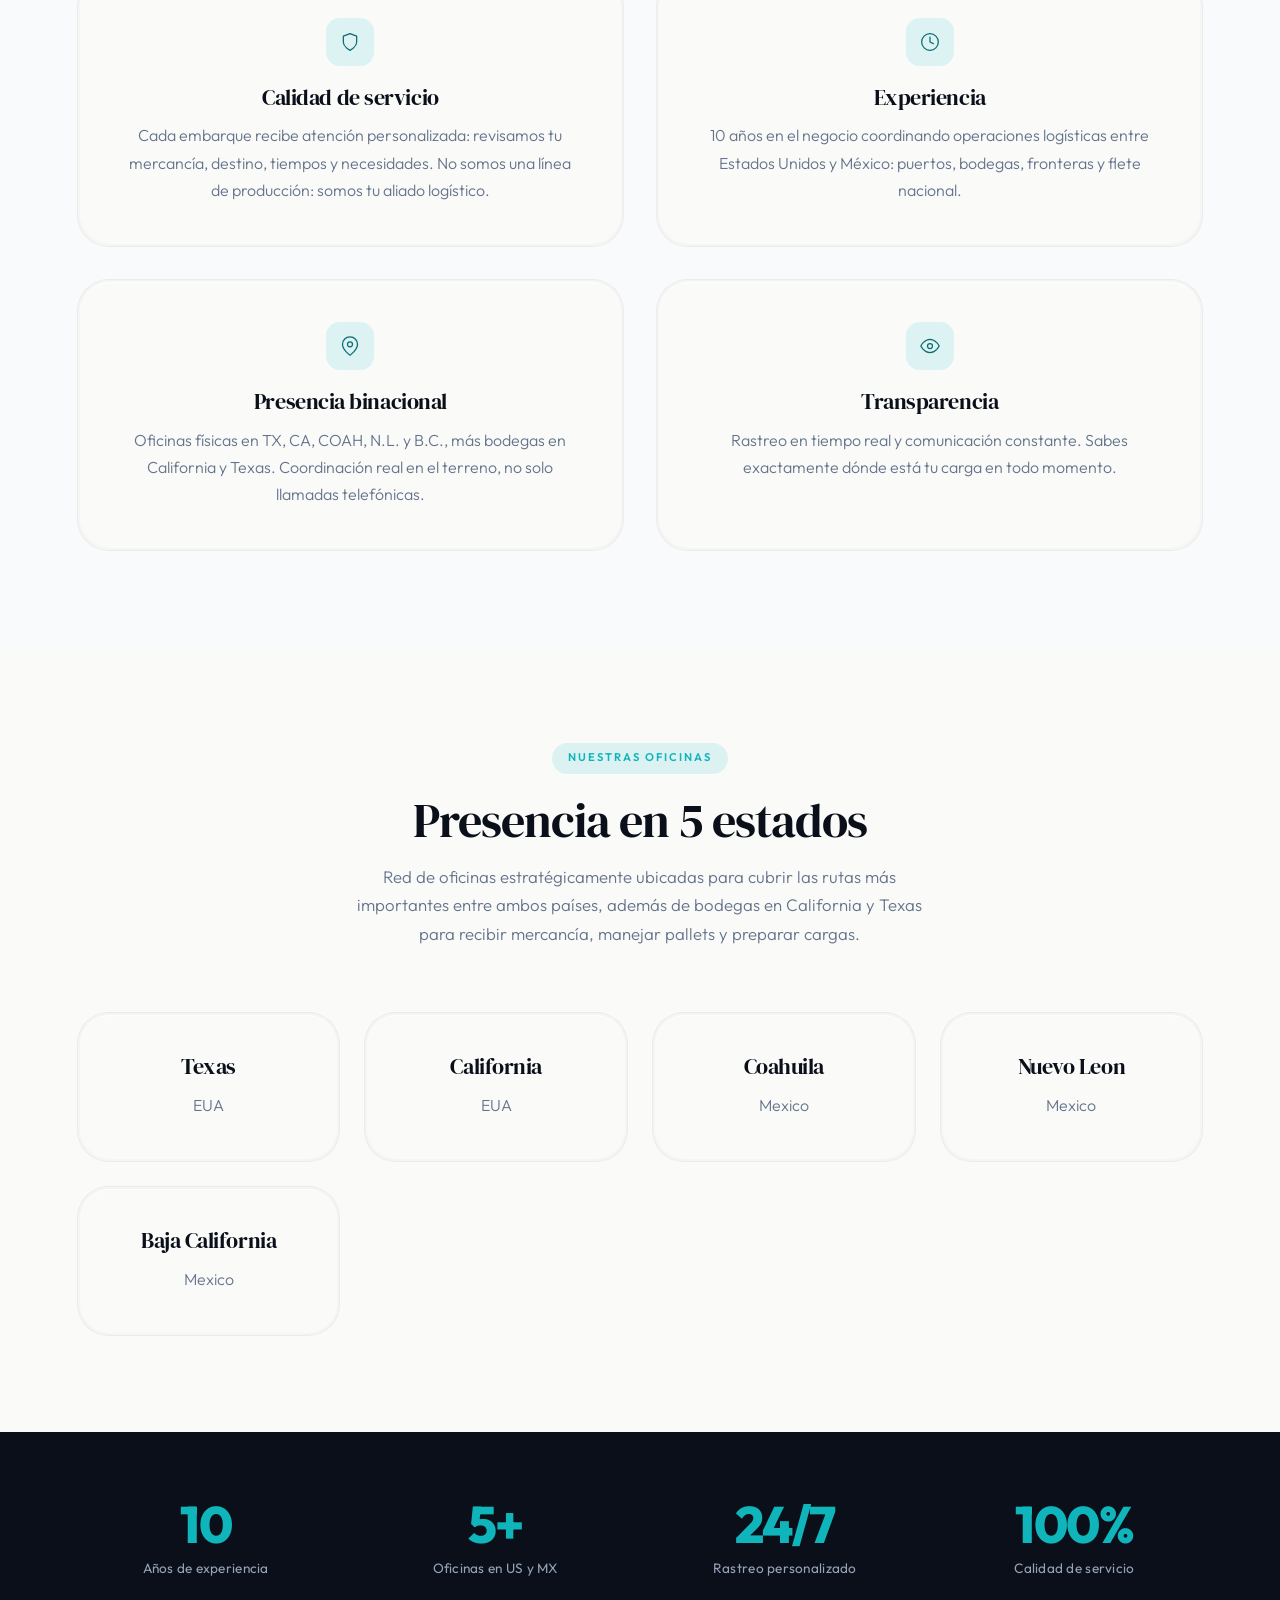
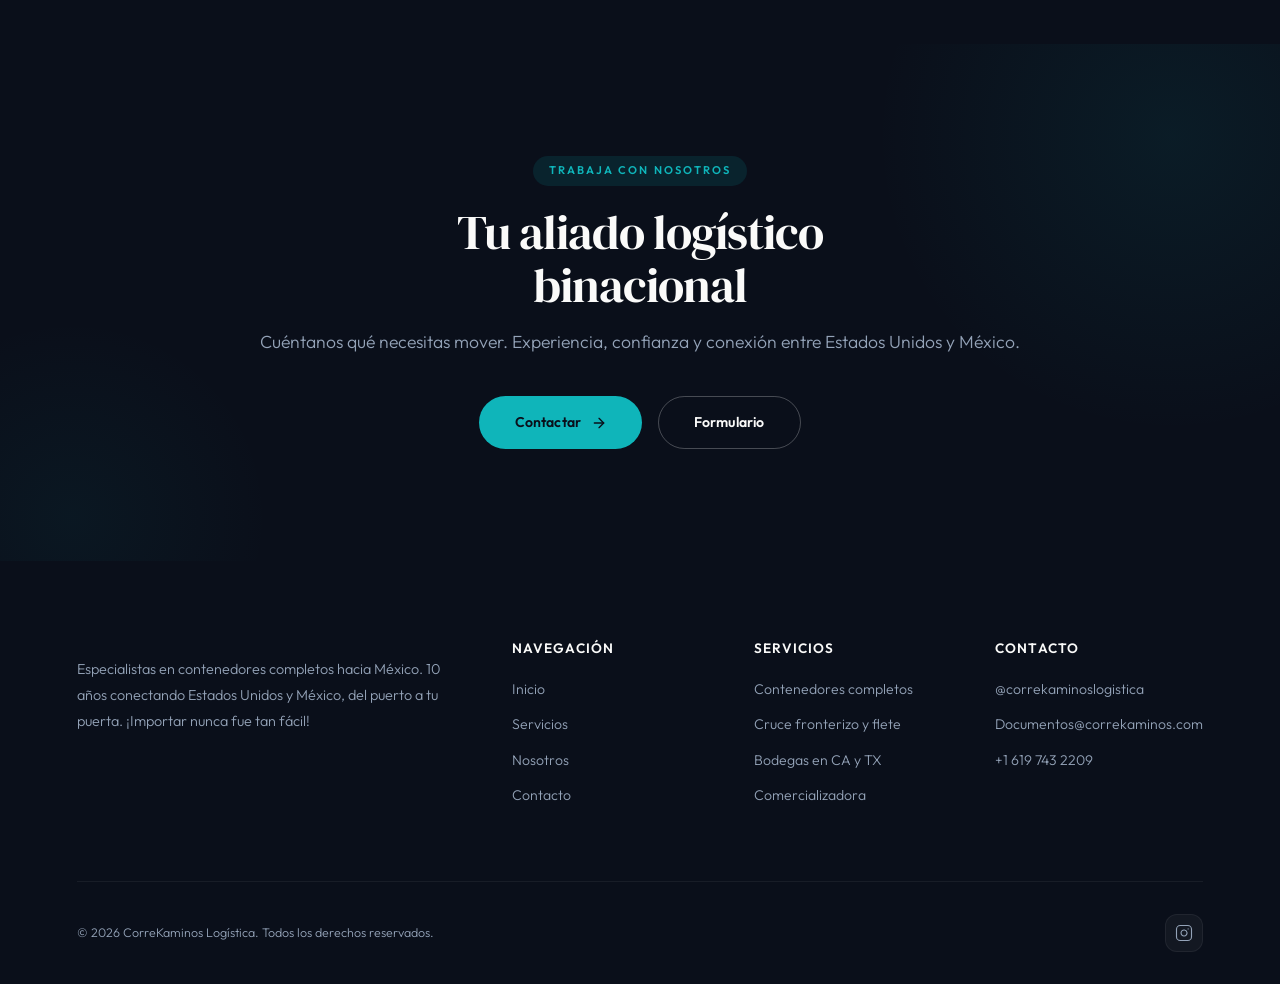
<file: nosotros.html>
<!DOCTYPE html>
<html lang="es-MX">
<head>
  <meta charset="UTF-8">
  <meta name="viewport" content="width=device-width, initial-scale=1.0">
  <title>Nosotros — CorreKaminos Logística</title>
  <meta name="description" content="10 años de experiencia en logística entre Estados Unidos y México. Especialistas en contenedores completos, con operación en los puertos de USA (Long Beach, L.A., New Jersey y Houston) y bodegas en California y Texas.">
  <meta name="theme-color" content="#0a0f1a">
  <link rel="icon" href="assets/favicon.png" type="image/png">
  <link rel="preconnect" href="https://fonts.googleapis.com">
  <link rel="preconnect" href="https://fonts.gstatic.com" crossorigin>
  <link rel="stylesheet" href="styles.css?v=3">
</head>
<body>
  <a class="skip-link" href="#contenido">Saltar al contenido</a>

  <!-- NAVBAR -->
  <nav class="navbar scrolled" id="navbar">
    <div class="container">
      <a href="index.html" class="navbar-logo"><img src="assets/logo.webp" alt="CorreKaminos Logística" width="240" height="198"></a>
      <ul class="nav-links" id="navLinks">
        <li><a href="index.html">Inicio</a></li>
        <li><a href="servicios.html">Servicios</a></li>
        <li><a href="nosotros.html" class="active" aria-current="page">Nosotros</a></li>
        <li><a href="contacto.html">Contacto</a></li>
        <li><a href="https://wa.me/16197432209" target="_blank" rel="noopener noreferrer" class="nav-cta">Contactar</a></li>
      </ul>
      <button class="hamburger" id="hamburger" aria-label="Abrir menú" aria-controls="navLinks" aria-expanded="false"><span></span><span></span><span></span></button>
    </div>
  </nav>

  <main id="contenido">

  <!-- PAGE HEADER -->
  <div class="page-header">
    <div class="container">
      <span class="section-label">Quiénes somos</span>
      <h1>CorreKaminos Logística</h1>
      <p>Experiencia, confianza y conexión entre Estados Unidos y México. 10 años moviendo mercancía del puerto a tu puerta.</p>
      <div class="breadcrumb"><a href="index.html">Inicio</a> / Nosotros</div>
    </div>
  </div>

  <!-- MISION -->
  <section>
    <div class="container">
      <div class="about-grid grid-split">
        <div class="reveal">
          <span class="section-label">Nuestra historia</span>
          <h2>10 años conectando dos países</h2>
          <p style="margin-top:1.25rem;color:var(--slate-500);font-size:1.05rem;line-height:1.8;font-weight:300;">
            CorreKaminos nace con la visión de facilitar el comercio, la importación y el movimiento de mercancía entre Estados Unidos y México, ofreciendo soluciones completas para empresas, importadores y clientes que necesitan mover sus productos de forma segura, organizada y eficiente.
          </p>
          <p style="margin-top:1rem;color:var(--slate-500);font-size:1.05rem;line-height:1.8;font-weight:300;">
            En una década de operaciones hemos desarrollado una red operativa que nos permite coordinar embarques desde puertos, bodegas y proveedores en Estados Unidos hasta diferentes destinos en México. Hoy nuestra especialidad son los contenedores completos: una solución integral desde la llegada del contenedor a los puertos de USA (Long Beach, L.A., New Jersey y Houston) hasta la entrega final.
          </p>
          <p style="margin-top:1rem;color:var(--slate-500);font-size:1.05rem;line-height:1.8;font-weight:300;">
            Nuestro objetivo es que no tengas que coordinar cada parte del proceso por separado. CorreKaminos funciona como tu aliado logístico: organiza y da seguimiento a cada etapa del movimiento para que la operación sea más clara, segura y eficiente.
          </p>
        </div>
        <figure class="about-visual reveal reveal-delay-1">
          <img src="assets/logistica.webp" srcset="assets/logistica-768.webp 768w, assets/logistica.webp 1600w" sizes="(max-width: 768px) 88vw, 44vw" alt="Ilustración de transporte de contenedores, puerto y bodega entre Estados Unidos y México" width="1600" height="900" loading="lazy" decoding="async">
          <figcaption>EUA &harr; México</figcaption>
        </figure>
      </div>
    </div>
  </section>

  <!-- VALORES -->
  <section style="background:var(--slate-50)">
    <div class="container">
      <div class="section-header reveal">
        <span class="section-label">Nuestros valores</span>
        <h2>Lo que nos define</h2>
      </div>
      <div class="about-grid grid-2">
        <div class="about-card reveal">
          <div class="about-card-inner" style="text-align:center;">
            <div class="step-number" style="margin-inline:auto;">
              <svg width="20" height="20" viewBox="0 0 24 24" fill="none" stroke="currentColor" stroke-width="1.5" stroke-linecap="round" stroke-linejoin="round"><path d="M12 22s8-4 8-10V5l-8-3-8 3v7c0 6 8 10 8 10z"/></svg>
            </div>
            <h3>Calidad de servicio</h3>
            <p>Cada embarque recibe atención personalizada: revisamos tu mercancía, destino, tiempos y necesidades. No somos una línea de producción: somos tu aliado logístico.</p>
          </div>
        </div>
        <div class="about-card reveal reveal-delay-1">
          <div class="about-card-inner" style="text-align:center;">
            <div class="step-number" style="margin-inline:auto;">
              <svg width="20" height="20" viewBox="0 0 24 24" fill="none" stroke="currentColor" stroke-width="1.5" stroke-linecap="round" stroke-linejoin="round"><circle cx="12" cy="12" r="10"/><polyline points="12 6 12 12 16 14"/></svg>
            </div>
            <h3>Experiencia</h3>
            <p>10 años en el negocio coordinando operaciones logísticas entre Estados Unidos y México: puertos, bodegas, fronteras y flete nacional.</p>
          </div>
        </div>
        <div class="about-card reveal">
          <div class="about-card-inner" style="text-align:center;">
            <div class="step-number" style="margin-inline:auto;">
              <svg width="20" height="20" viewBox="0 0 24 24" fill="none" stroke="currentColor" stroke-width="1.5" stroke-linecap="round" stroke-linejoin="round"><path d="M21 10c0 7-9 13-9 13s-9-6-9-13a9 9 0 0 1 18 0z"/><circle cx="12" cy="10" r="3"/></svg>
            </div>
            <h3>Presencia binacional</h3>
            <p>Oficinas físicas en TX, CA, COAH, N.L. y B.C., más bodegas en California y Texas. Coordinación real en el terreno, no solo llamadas telefónicas.</p>
          </div>
        </div>
        <div class="about-card reveal reveal-delay-1">
          <div class="about-card-inner" style="text-align:center;">
            <div class="step-number" style="margin-inline:auto;">
              <svg width="20" height="20" viewBox="0 0 24 24" fill="none" stroke="currentColor" stroke-width="1.5" stroke-linecap="round" stroke-linejoin="round"><path d="M1 12s4-8 11-8 11 8 11 8-4 8-11 8-11-8-11-8z"/><circle cx="12" cy="12" r="3"/></svg>
            </div>
            <h3>Transparencia</h3>
            <p>Rastreo en tiempo real y comunicación constante. Sabes exactamente dónde está tu carga en todo momento.</p>
          </div>
        </div>
      </div>
    </div>
  </section>

  <!-- OFICINAS -->
  <section>
    <div class="container">
      <div class="section-header reveal">
        <span class="section-label">Nuestras oficinas</span>
        <h2>Presencia en 5 estados</h2>
        <p>Red de oficinas estratégicamente ubicadas para cubrir las rutas más importantes entre ambos países, además de bodegas en California y Texas para recibir mercancía, manejar pallets y preparar cargas.</p>
      </div>
      <div class="about-grid" style="grid-template-columns: repeat(auto-fit, minmax(220px, 1fr)); gap: 1.5rem;">
        <div class="about-card reveal">
          <div class="about-card-inner" style="text-align:center;">
            <h3>Texas</h3>
            <p>EUA</p>
          </div>
        </div>
        <div class="about-card reveal reveal-delay-1">
          <div class="about-card-inner" style="text-align:center;">
            <h3>California</h3>
            <p>EUA</p>
          </div>
        </div>
        <div class="about-card reveal reveal-delay-2">
          <div class="about-card-inner" style="text-align:center;">
            <h3>Coahuila</h3>
            <p>Mexico</p>
          </div>
        </div>
        <div class="about-card reveal reveal-delay-3">
          <div class="about-card-inner" style="text-align:center;">
            <h3>Nuevo Leon</h3>
            <p>Mexico</p>
          </div>
        </div>
        <div class="about-card reveal reveal-delay-4">
          <div class="about-card-inner" style="text-align:center;">
            <h3>Baja California</h3>
            <p>Mexico</p>
          </div>
        </div>
      </div>
    </div>
  </section>

  <!-- STATS -->
  <div class="stats-bar">
    <div class="container">
      <div class="stats-grid">
        <div class="stat-item reveal">
          <h3>10</h3>
          <p>Años de experiencia</p>
        </div>
        <div class="stat-item reveal reveal-delay-1">
          <h3>5+</h3>
          <p>Oficinas en US y MX</p>
        </div>
        <div class="stat-item reveal reveal-delay-2">
          <h3>24/7</h3>
          <p>Rastreo personalizado</p>
        </div>
        <div class="stat-item reveal reveal-delay-3">
          <h3>100%</h3>
          <p>Calidad de servicio</p>
        </div>
      </div>
    </div>
  </div>

  <!-- CTA -->
  <section class="cta-section">
    <div class="container reveal">
      <span class="section-label" style="background:rgba(15,181,186,.12);color:var(--teal);">Trabaja con nosotros</span>
      <h2>Tu aliado logístico<br>binacional</h2>
      <p>Cuéntanos qué necesitas mover. Experiencia, confianza y conexión entre Estados Unidos y México.</p>
      <div class="cta-buttons">
        <a href="https://wa.me/16197432209" target="_blank" rel="noopener noreferrer" class="btn btn-primary">
          Contactar
          <svg width="16" height="16" viewBox="0 0 24 24" fill="none" stroke="currentColor" stroke-width="2" stroke-linecap="round" stroke-linejoin="round"><path d="M5 12h14"/><path d="m12 5 7 7-7 7"/></svg>
        </a>
        <a href="contacto.html" class="btn btn-outline">Formulario</a>
      </div>
    </div>
  </section>

  <!-- FOOTER -->
  </main>

  <footer class="footer">
    <div class="container">
      <div class="footer-grid">
        <div class="footer-brand">
          <p>Especialistas en contenedores completos hacia México. 10 años conectando Estados Unidos y México, del puerto a tu puerta. ¡Importar nunca fue tan fácil!</p>
        </div>
        <div>
          <h4>Navegación</h4>
          <ul>
            <li><a href="index.html">Inicio</a></li>
            <li><a href="servicios.html">Servicios</a></li>
            <li><a href="nosotros.html">Nosotros</a></li>
            <li><a href="contacto.html">Contacto</a></li>
          </ul>
        </div>
        <div>
          <h4>Servicios</h4>
          <ul>
            <li><a href="servicios.html">Contenedores completos</a></li>
            <li><a href="servicios.html">Cruce fronterizo y flete</a></li>
            <li><a href="servicios.html">Bodegas en CA y TX</a></li>
            <li><a href="servicios.html">Comercializadora</a></li>
          </ul>
        </div>
        <div>
          <h4>Contacto</h4>
          <ul>
            <li><a href="https://www.instagram.com/correkaminoslogistica/" target="_blank" rel="noopener noreferrer">@correkaminoslogistica</a></li>
            <li><a href="mailto:Documentos@correkaminos.com">Documentos@correkaminos.com</a></li>
            <li><a href="tel:+16197432209">+1 619 743 2209</a></li>
          </ul>
        </div>
      </div>
      <div class="footer-bottom">
        <span>&copy; 2026 CorreKaminos Logística. Todos los derechos reservados.</span>
        <div class="footer-social">
          <a href="https://www.instagram.com/correkaminoslogistica/" target="_blank" rel="noopener noreferrer" aria-label="Instagram">
            <svg width="18" height="18" viewBox="0 0 24 24" fill="none" stroke="currentColor" stroke-width="1.5" stroke-linecap="round" stroke-linejoin="round"><rect x="2" y="2" width="20" height="20" rx="5" ry="5"/><path d="M16 11.37A4 4 0 1 1 12.63 8 4 4 0 0 1 16 11.37z"/><line x1="17.5" y1="6.5" x2="17.51" y2="6.5"/></svg>
          </a>
        </div>
      </div>
    </div>
  </footer>

  <script src="app.js?v=3" defer></script>

</body>
</html>
</file>
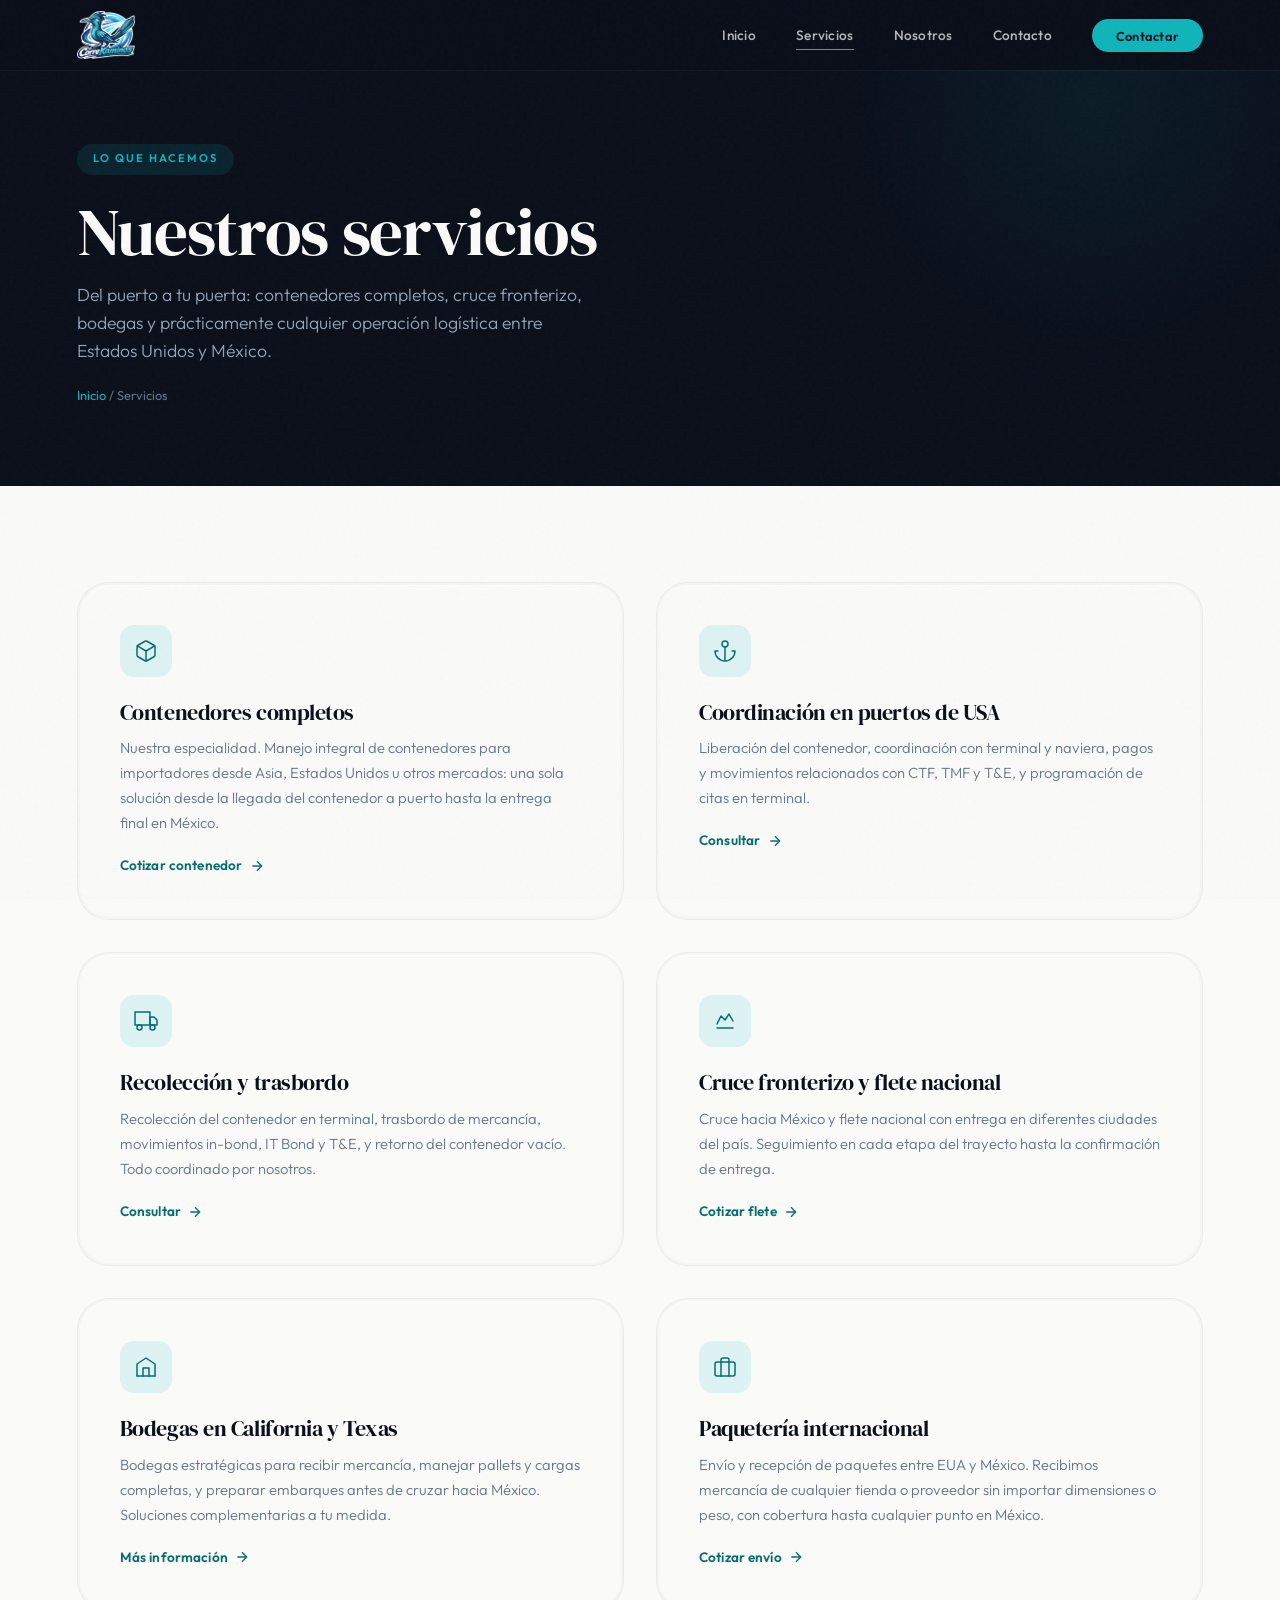
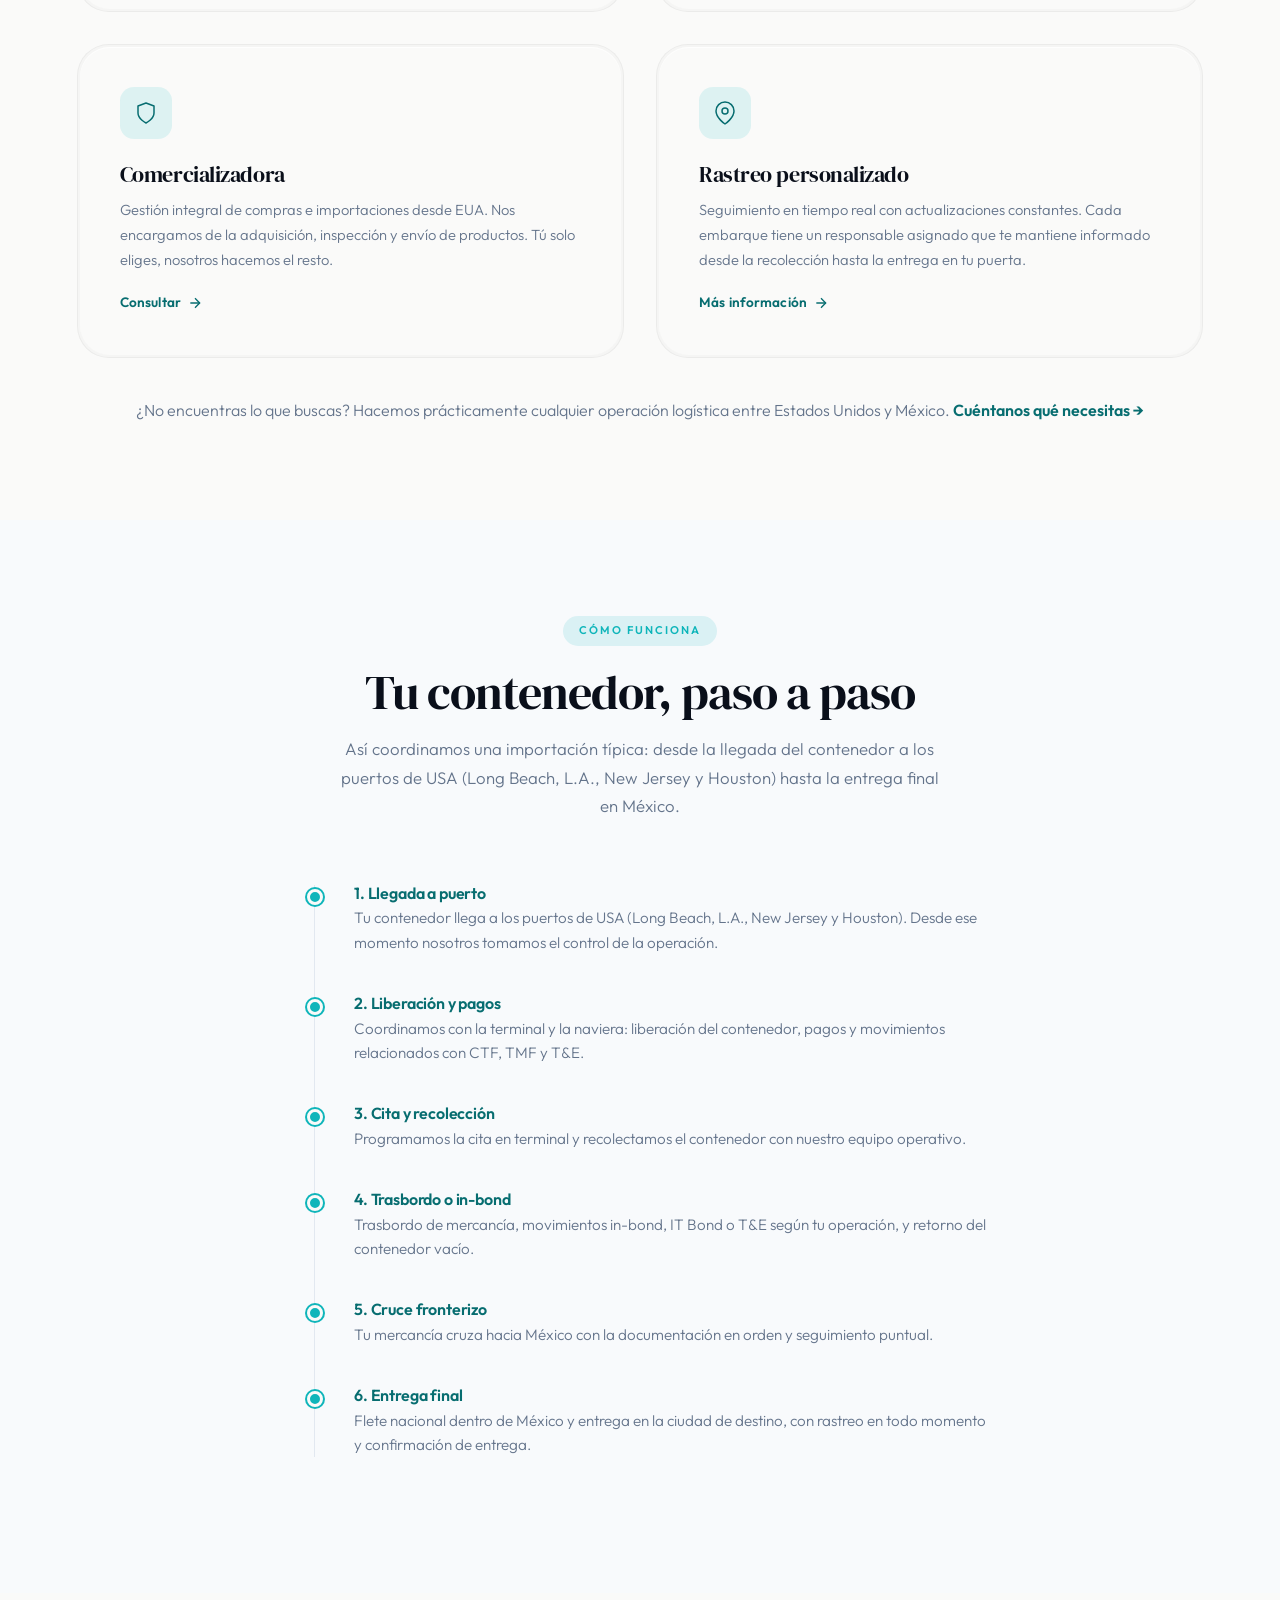
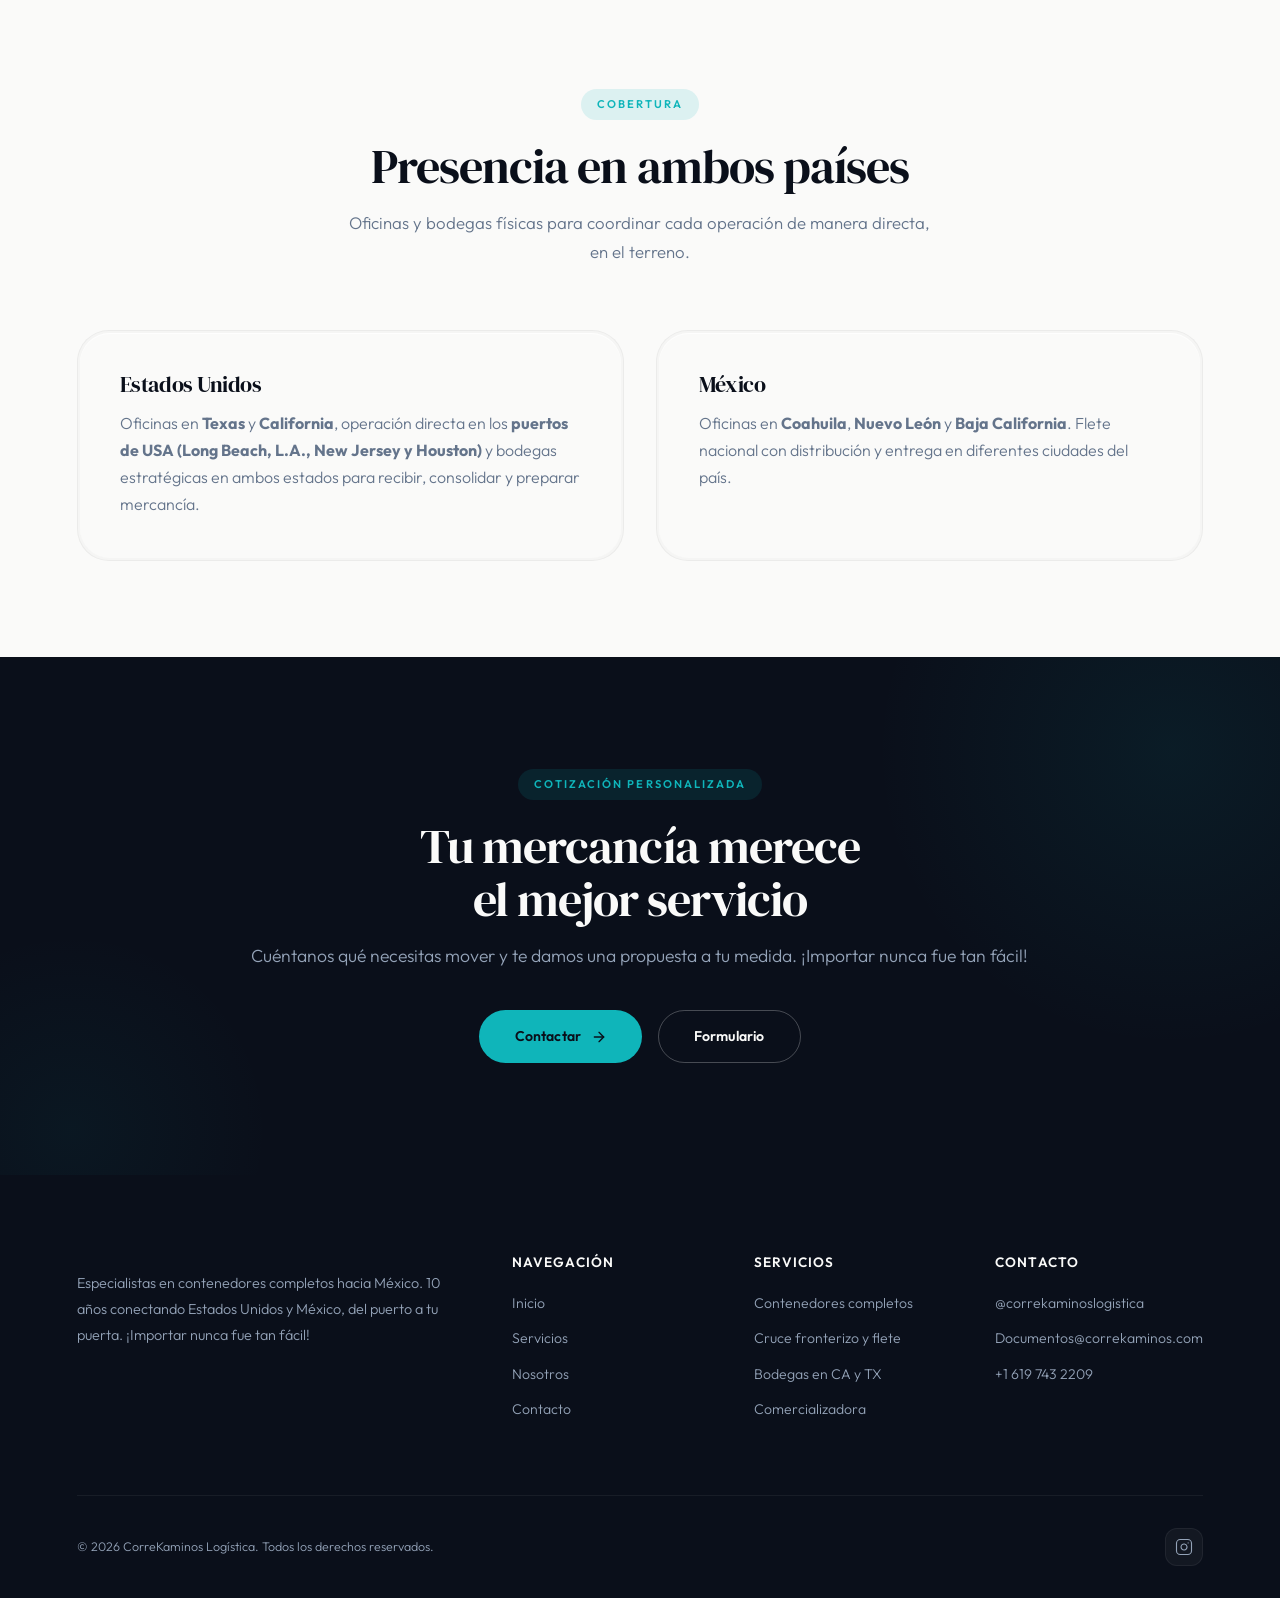
<file: servicios.html>
<!DOCTYPE html>
<html lang="es-MX">
<head>
  <meta charset="UTF-8">
  <meta name="viewport" content="width=device-width, initial-scale=1.0">
  <title>Servicios — CorreKaminos Logística</title>
  <meta name="description" content="Contenedores completos desde los puertos de USA (Long Beach, L.A., New Jersey y Houston), cruce fronterizo, flete nacional, bodegas en California y Texas, paquetería y comercializadora. Logística integral entre EUA y México.">
  <meta name="theme-color" content="#0a0f1a">
  <link rel="icon" href="assets/favicon.png" type="image/png">
  <link rel="preconnect" href="https://fonts.googleapis.com">
  <link rel="preconnect" href="https://fonts.gstatic.com" crossorigin>
  <link rel="stylesheet" href="styles.css?v=3">
</head>
<body>
  <a class="skip-link" href="#contenido">Saltar al contenido</a>

  <!-- NAVBAR -->
  <nav class="navbar scrolled" id="navbar">
    <div class="container">
      <a href="index.html" class="navbar-logo"><img src="assets/logo.webp" alt="CorreKaminos Logística" width="240" height="198"></a>
      <ul class="nav-links" id="navLinks">
        <li><a href="index.html">Inicio</a></li>
        <li><a href="servicios.html" class="active" aria-current="page">Servicios</a></li>
        <li><a href="nosotros.html">Nosotros</a></li>
        <li><a href="contacto.html">Contacto</a></li>
        <li><a href="https://wa.me/16197432209" target="_blank" rel="noopener noreferrer" class="nav-cta">Contactar</a></li>
      </ul>
      <button class="hamburger" id="hamburger" aria-label="Abrir menú" aria-controls="navLinks" aria-expanded="false"><span></span><span></span><span></span></button>
    </div>
  </nav>

  <main id="contenido">

  <!-- PAGE HEADER -->
  <div class="page-header">
    <div class="container">
      <span class="section-label">Lo que hacemos</span>
      <h1>Nuestros servicios</h1>
      <p>Del puerto a tu puerta: contenedores completos, cruce fronterizo, bodegas y prácticamente cualquier operación logística entre Estados Unidos y México.</p>
      <div class="breadcrumb"><a href="index.html">Inicio</a> / Servicios</div>
    </div>
  </div>

  <!-- SERVICIOS DETALLE -->
  <section>
    <div class="container">
      <div class="services-grid" style="gap: 2rem;">

        <div class="service-card reveal">
          <div class="service-card-inner">
            <div class="service-icon">
              <svg viewBox="0 0 24 24"><path d="M21 16V8a2 2 0 0 0-1-1.73l-7-4a2 2 0 0 0-2 0l-7 4A2 2 0 0 0 3 8v8a2 2 0 0 0 1 1.73l7 4a2 2 0 0 0 2 0l7-4A2 2 0 0 0 21 16z"/><polyline points="3.27 6.96 12 12.01 20.73 6.96"/><line x1="12" y1="22.08" x2="12" y2="12"/></svg>
            </div>
            <h3>Contenedores completos</h3>
            <p>Nuestra especialidad. Manejo integral de contenedores para importadores desde Asia, Estados Unidos u otros mercados: una sola solución desde la llegada del contenedor a puerto hasta la entrega final en México.</p>
            <a href="contacto.html" class="card-link">
              Cotizar contenedor
              <svg viewBox="0 0 24 24" fill="none" stroke="currentColor" stroke-width="2"><path d="M5 12h14"/><path d="m12 5 7 7-7 7"/></svg>
            </a>
          </div>
        </div>

        <div class="service-card reveal reveal-delay-1">
          <div class="service-card-inner">
            <div class="service-icon">
              <svg viewBox="0 0 24 24"><circle cx="12" cy="5" r="3"/><line x1="12" y1="8" x2="12" y2="21"/><path d="M5 12H2a10 10 0 0 0 20 0h-3"/></svg>
            </div>
            <h3>Coordinación en puertos de USA</h3>
            <p>Liberación del contenedor, coordinación con terminal y naviera, pagos y movimientos relacionados con CTF, TMF y T&amp;E, y programación de citas en terminal.</p>
            <a href="contacto.html" class="card-link">
              Consultar
              <svg viewBox="0 0 24 24" fill="none" stroke="currentColor" stroke-width="2"><path d="M5 12h14"/><path d="m12 5 7 7-7 7"/></svg>
            </a>
          </div>
        </div>

        <div class="service-card reveal">
          <div class="service-card-inner">
            <div class="service-icon">
              <svg viewBox="0 0 24 24"><rect x="1" y="3" width="15" height="13"/><polygon points="16 8 20 8 23 11 23 16 16 16 16 8"/><circle cx="5.5" cy="18.5" r="2.5"/><circle cx="18.5" cy="18.5" r="2.5"/></svg>
            </div>
            <h3>Recolección y trasbordo</h3>
            <p>Recolección del contenedor en terminal, trasbordo de mercancía, movimientos in-bond, IT Bond y T&amp;E, y retorno del contenedor vacío. Todo coordinado por nosotros.</p>
            <a href="contacto.html" class="card-link">
              Consultar
              <svg viewBox="0 0 24 24" fill="none" stroke="currentColor" stroke-width="2"><path d="M5 12h14"/><path d="m12 5 7 7-7 7"/></svg>
            </a>
          </div>
        </div>

        <div class="service-card reveal reveal-delay-1">
          <div class="service-card-inner">
            <div class="service-icon">
              <svg viewBox="0 0 24 24"><path d="M4 19h16"/><path d="M4 15l4-8 4 4 4-6 4 7"/></svg>
            </div>
            <h3>Cruce fronterizo y flete nacional</h3>
            <p>Cruce hacia México y flete nacional con entrega en diferentes ciudades del país. Seguimiento en cada etapa del trayecto hasta la confirmación de entrega.</p>
            <a href="contacto.html" class="card-link">
              Cotizar flete
              <svg viewBox="0 0 24 24" fill="none" stroke="currentColor" stroke-width="2"><path d="M5 12h14"/><path d="m12 5 7 7-7 7"/></svg>
            </a>
          </div>
        </div>

        <div class="service-card reveal">
          <div class="service-card-inner">
            <div class="service-icon">
              <svg viewBox="0 0 24 24"><path d="M3 21V9l9-6 9 6v12"/><path d="M9 21v-8h6v8"/><line x1="3" y1="21" x2="21" y2="21"/></svg>
            </div>
            <h3>Bodegas en California y Texas</h3>
            <p>Bodegas estratégicas para recibir mercancía, manejar pallets y cargas completas, y preparar embarques antes de cruzar hacia México. Soluciones complementarias a tu medida.</p>
            <a href="contacto.html" class="card-link">
              Más información
              <svg viewBox="0 0 24 24" fill="none" stroke="currentColor" stroke-width="2"><path d="M5 12h14"/><path d="m12 5 7 7-7 7"/></svg>
            </a>
          </div>
        </div>

        <div class="service-card reveal reveal-delay-1">
          <div class="service-card-inner">
            <div class="service-icon">
              <svg viewBox="0 0 24 24"><rect x="2" y="7" width="20" height="14" rx="2" ry="2"/><path d="M16 21V5a2 2 0 0 0-2-2h-4a2 2 0 0 0-2 2v16"/></svg>
            </div>
            <h3>Paquetería internacional</h3>
            <p>Envío y recepción de paquetes entre EUA y México. Recibimos mercancía de cualquier tienda o proveedor sin importar dimensiones o peso, con cobertura hasta cualquier punto en México.</p>
            <a href="contacto.html" class="card-link">
              Cotizar envío
              <svg viewBox="0 0 24 24" fill="none" stroke="currentColor" stroke-width="2"><path d="M5 12h14"/><path d="m12 5 7 7-7 7"/></svg>
            </a>
          </div>
        </div>

        <div class="service-card reveal">
          <div class="service-card-inner">
            <div class="service-icon">
              <svg viewBox="0 0 24 24"><path d="M12 22s8-4 8-10V5l-8-3-8 3v7c0 6 8 10 8 10z"/></svg>
            </div>
            <h3>Comercializadora</h3>
            <p>Gestión integral de compras e importaciones desde EUA. Nos encargamos de la adquisición, inspección y envío de productos. Tú solo eliges, nosotros hacemos el resto.</p>
            <a href="contacto.html" class="card-link">
              Consultar
              <svg viewBox="0 0 24 24" fill="none" stroke="currentColor" stroke-width="2"><path d="M5 12h14"/><path d="m12 5 7 7-7 7"/></svg>
            </a>
          </div>
        </div>

        <div class="service-card reveal reveal-delay-1">
          <div class="service-card-inner">
            <div class="service-icon">
              <svg viewBox="0 0 24 24"><path d="M21 10c0 7-9 13-9 13s-9-6-9-13a9 9 0 0 1 18 0z"/><circle cx="12" cy="10" r="3"/></svg>
            </div>
            <h3>Rastreo personalizado</h3>
            <p>Seguimiento en tiempo real con actualizaciones constantes. Cada embarque tiene un responsable asignado que te mantiene informado desde la recolección hasta la entrega en tu puerta.</p>
            <a href="contacto.html" class="card-link">
              Más información
              <svg viewBox="0 0 24 24" fill="none" stroke="currentColor" stroke-width="2"><path d="M5 12h14"/><path d="m12 5 7 7-7 7"/></svg>
            </a>
          </div>
        </div>

      </div>
      <p class="services-note reveal">¿No encuentras lo que buscas? Hacemos prácticamente cualquier operación logística entre Estados Unidos y México. <a href="contacto.html">Cuéntanos qué necesitas →</a></p>
    </div>
  </section>

  <!-- PROCESO -->
  <section style="background:var(--slate-50)">
    <div class="container">
      <div class="section-header reveal">
        <span class="section-label">Cómo funciona</span>
        <h2>Tu contenedor, paso a paso</h2>
        <p>Así coordinamos una importación típica: desde la llegada del contenedor a los puertos de USA (Long Beach, L.A., New Jersey y Houston) hasta la entrega final en México.</p>
      </div>
      <div class="timeline reveal">
        <div class="timeline-item">
          <h4>1. Llegada a puerto</h4>
          <p>Tu contenedor llega a los puertos de USA (Long Beach, L.A., New Jersey y Houston). Desde ese momento nosotros tomamos el control de la operación.</p>
        </div>
        <div class="timeline-item">
          <h4>2. Liberación y pagos</h4>
          <p>Coordinamos con la terminal y la naviera: liberación del contenedor, pagos y movimientos relacionados con CTF, TMF y T&amp;E.</p>
        </div>
        <div class="timeline-item">
          <h4>3. Cita y recolección</h4>
          <p>Programamos la cita en terminal y recolectamos el contenedor con nuestro equipo operativo.</p>
        </div>
        <div class="timeline-item">
          <h4>4. Trasbordo o in-bond</h4>
          <p>Trasbordo de mercancía, movimientos in-bond, IT Bond o T&amp;E según tu operación, y retorno del contenedor vacío.</p>
        </div>
        <div class="timeline-item">
          <h4>5. Cruce fronterizo</h4>
          <p>Tu mercancía cruza hacia México con la documentación en orden y seguimiento puntual.</p>
        </div>
        <div class="timeline-item">
          <h4>6. Entrega final</h4>
          <p>Flete nacional dentro de México y entrega en la ciudad de destino, con rastreo en todo momento y confirmación de entrega.</p>
        </div>
      </div>
    </div>
  </section>

  <!-- COBERTURA -->
  <section>
    <div class="container">
      <div class="section-header reveal">
        <span class="section-label">Cobertura</span>
        <h2>Presencia en ambos países</h2>
        <p>Oficinas y bodegas físicas para coordinar cada operación de manera directa, en el terreno.</p>
      </div>
      <div class="about-grid grid-2">
        <div class="about-card reveal">
          <div class="about-card-inner">
            <h3>Estados Unidos</h3>
            <p style="margin-top:.5rem;">Oficinas en <strong>Texas</strong> y <strong>California</strong>, operación directa en los <strong>puertos de USA (Long Beach, L.A., New Jersey y Houston)</strong> y bodegas estratégicas en ambos estados para recibir, consolidar y preparar mercancía.</p>
          </div>
        </div>
        <div class="about-card reveal reveal-delay-1">
          <div class="about-card-inner">
            <h3>México</h3>
            <p style="margin-top:.5rem;">Oficinas en <strong>Coahuila</strong>, <strong>Nuevo León</strong> y <strong>Baja California</strong>. Flete nacional con distribución y entrega en diferentes ciudades del país.</p>
          </div>
        </div>
      </div>
    </div>
  </section>

  <!-- CTA -->
  <section class="cta-section">
    <div class="container reveal">
      <span class="section-label" style="background:rgba(15,181,186,.12);color:var(--teal);">Cotización personalizada</span>
      <h2>Tu mercancía merece<br>el mejor servicio</h2>
      <p>Cuéntanos qué necesitas mover y te damos una propuesta a tu medida. ¡Importar nunca fue tan fácil!</p>
      <div class="cta-buttons">
        <a href="https://wa.me/16197432209" target="_blank" rel="noopener noreferrer" class="btn btn-primary">
          Contactar
          <svg width="16" height="16" viewBox="0 0 24 24" fill="none" stroke="currentColor" stroke-width="2" stroke-linecap="round" stroke-linejoin="round"><path d="M5 12h14"/><path d="m12 5 7 7-7 7"/></svg>
        </a>
        <a href="contacto.html" class="btn btn-outline">Formulario</a>
      </div>
    </div>
  </section>

  <!-- FOOTER -->
  </main>

  <footer class="footer">
    <div class="container">
      <div class="footer-grid">
        <div class="footer-brand">
          <p>Especialistas en contenedores completos hacia México. 10 años conectando Estados Unidos y México, del puerto a tu puerta. ¡Importar nunca fue tan fácil!</p>
        </div>
        <div>
          <h4>Navegación</h4>
          <ul>
            <li><a href="index.html">Inicio</a></li>
            <li><a href="servicios.html">Servicios</a></li>
            <li><a href="nosotros.html">Nosotros</a></li>
            <li><a href="contacto.html">Contacto</a></li>
          </ul>
        </div>
        <div>
          <h4>Servicios</h4>
          <ul>
            <li><a href="servicios.html">Contenedores completos</a></li>
            <li><a href="servicios.html">Cruce fronterizo y flete</a></li>
            <li><a href="servicios.html">Bodegas en CA y TX</a></li>
            <li><a href="servicios.html">Comercializadora</a></li>
          </ul>
        </div>
        <div>
          <h4>Contacto</h4>
          <ul>
            <li><a href="https://www.instagram.com/correkaminoslogistica/" target="_blank" rel="noopener noreferrer">@correkaminoslogistica</a></li>
            <li><a href="mailto:Documentos@correkaminos.com">Documentos@correkaminos.com</a></li>
            <li><a href="tel:+16197432209">+1 619 743 2209</a></li>
          </ul>
        </div>
      </div>
      <div class="footer-bottom">
        <span>&copy; 2026 CorreKaminos Logística. Todos los derechos reservados.</span>
        <div class="footer-social">
          <a href="https://www.instagram.com/correkaminoslogistica/" target="_blank" rel="noopener noreferrer" aria-label="Instagram">
            <svg width="18" height="18" viewBox="0 0 24 24" fill="none" stroke="currentColor" stroke-width="1.5" stroke-linecap="round" stroke-linejoin="round"><rect x="2" y="2" width="20" height="20" rx="5" ry="5"/><path d="M16 11.37A4 4 0 1 1 12.63 8 4 4 0 0 1 16 11.37z"/><line x1="17.5" y1="6.5" x2="17.51" y2="6.5"/></svg>
          </a>
        </div>
      </div>
    </div>
  </footer>

  <script src="app.js?v=3" defer></script>

</body>
</html>
</file>
<file: styles.css>
/* ═══════════════════════════════════════════════
   CORREKAMINOS LOGISTICA — Premium Styles
   Vibe: Editorial Luxury + Soft Structuralism
   ═══════════════════════════════════════════════ */

@import url('https://fonts.googleapis.com/css2?family=Outfit:wght@300;400;500;600;700;800;900&family=DM+Serif+Display:ital@0;1&display=swap');

:root {
  /* ── Brand Palette ── */
  --teal: #0fb5ba;
  --teal-dark: #0a8f93;
  --teal-deeper: #076d70;
  --teal-muted: rgba(15, 181, 186, .12);

  /* ── Neutrals ── */
  --slate-950: #0a0f1a;
  --slate-900: #0f172a;
  --slate-800: #1e293b;
  --slate-700: #334155;
  --slate-600: #475569;
  --slate-500: #64748b;
  --slate-400: #94a3b8;
  --slate-300: #cbd5e1;
  --slate-200: #e2e8f0;
  --slate-100: #f1f5f9;
  --slate-50: #f8fafc;
  --warm-white: #fafaf9;
  --off-white: #f5f5f4;

  /* ── System ── */
  --radius: 16px;
  --radius-lg: 24px;
  --radius-xl: 32px;
  --shadow-ambient: 0 20px 40px -15px rgba(0,0,0,.05);
  --shadow-elevation: 0 12px 48px rgba(0,0,0,.08);
  --shadow-hover: 0 24px 56px rgba(0,0,0,.12);
  --transition: .5s cubic-bezier(.32,.72,0,1);
  --transition-fast: .3s cubic-bezier(.32,.72,0,1);
  --ease-out-expo: cubic-bezier(.16,1,.3,1);
}

/* ── RESET ── */
*,*::before,*::after { box-sizing: border-box; margin: 0; padding: 0; }

html {
  scroll-behavior: smooth;
  -webkit-font-smoothing: antialiased;
  -moz-osx-font-smoothing: grayscale;
  overflow-x: clip; /* un elemento desbordado no debe encoger la pagina en movil */
}

body {
  font-family: 'Outfit', system-ui, -apple-system, sans-serif;
  color: var(--slate-700);
  background: var(--warm-white);
  line-height: 1.6;
  overflow-x: clip; /* clip (no hidden): hidden coerce overflow-y a auto y rompe el position:sticky del hero */
}

img { max-width: 100%; height: auto; display: block; }
a { text-decoration: none; color: inherit; transition: var(--transition-fast); }
ul { list-style: none; }

:focus-visible { outline: 3px solid var(--teal-dark); outline-offset: 5px; }
.skip-link { position: fixed; top: 1rem; left: 1rem; z-index: 2000; padding: .75rem 1rem; background: var(--warm-white); color: var(--slate-950); border-radius: 8px; transform: translateY(-160%); opacity: 0; pointer-events: none; }
.skip-link:focus { transform: translateY(0); opacity: 1; pointer-events: auto; }
main { scroll-margin-top: 100px; }
.about-visual { position: relative; align-self: center; }
.about-visual img { width: 100%; border-radius: var(--radius-xl); box-shadow: var(--shadow-elevation); }
.about-visual figcaption { position: absolute; bottom: 1rem; right: 1rem; padding: .7rem 1.2rem; border-radius: var(--radius); background: var(--teal); color: var(--slate-950); font-weight: 600; box-shadow: var(--shadow-elevation); }
.hero.hero-static { height: auto; }
.hero-static .hero-sticky { position: relative; }
.hero-static .hero-scroll-hint { display: none; }

.container {
  width: min(1280px, 88%);
  margin-inline: auto;
}

/* ─── TYPOGRAPHY ─── */
h1, h2, h3, h4 {
  font-family: 'DM Serif Display', Georgia, serif;
  color: var(--slate-950);
  line-height: 1.1;
  letter-spacing: -.02em;
}
h1 { font-size: clamp(2.6rem, 5.5vw, 4.2rem); font-weight: 400; }
h2 { font-size: clamp(2rem, 4vw, 3rem); font-weight: 400; }
h3 { font-size: clamp(1.2rem, 2vw, 1.4rem); font-weight: 400; }
h4 {
  font-family: 'Outfit', sans-serif;
  font-size: 1rem;
  font-weight: 600;
  letter-spacing: -.01em;
}

.section-label {
  display: inline-block;
  font-family: 'Outfit', sans-serif;
  font-size: .7rem;
  font-weight: 600;
  letter-spacing: .18em;
  text-transform: uppercase;
  color: var(--teal);
  background: var(--teal-muted);
  padding: .4rem 1rem;
  border-radius: 100px;
  margin-bottom: 1.25rem;
}

/* ─── NAVIGATION ─── */
.navbar {
  position: fixed;
  top: 0; left: 0; right: 0;
  z-index: 1000;
  padding: 1.25rem 0;
  background: rgba(10,15,26,.6);
  backdrop-filter: blur(12px);
  -webkit-backdrop-filter: blur(12px);
  transition: var(--transition);
}
.navbar.scrolled {
  background: rgba(10,15,26,.92);
  backdrop-filter: blur(20px);
  -webkit-backdrop-filter: blur(20px);
  padding: .7rem 0;
  box-shadow: 0 1px 0 rgba(255,255,255,.04);
}
.navbar .container {
  display: flex;
  align-items: center;
  justify-content: space-between;
}
.navbar-logo img {
  height: 60px;
  width: auto;
  filter: brightness(1.15);
  transition: var(--transition-fast);
}
.navbar.scrolled .navbar-logo img { height: 48px; }
.nav-links {
  display: flex;
  gap: 2.5rem;
  align-items: center;
}
.nav-links a {
  color: rgba(255,255,255,.7);
  font-size: .85rem;
  font-weight: 500;
  letter-spacing: .02em;
  position: relative;
}
.nav-links a::after {
  content: '';
  position: absolute;
  bottom: -6px; left: 0;
  width: 0; height: 1.5px;
  background: var(--teal);
  transition: var(--transition-fast);
}
.nav-links a:hover { color: var(--warm-white); }
.nav-links a:hover::after,
.nav-links a.active::after { width: 100%; }

.nav-cta {
  background: var(--teal) !important;
  color: var(--slate-950) !important;
  padding: .55rem 1.5rem;
  border-radius: 100px;
  font-weight: 600 !important;
  font-size: .8rem !important;
  letter-spacing: .01em;
}
.nav-cta::after { display: none !important; }
.nav-cta:hover {
  background: var(--teal-dark) !important;
  transform: translateY(-1px);
  box-shadow: 0 8px 24px rgba(15,181,186,.25);
}

.hamburger {
  display: none;
  flex-direction: column;
  gap: 6px;
  cursor: pointer;
  background: none;
  border: none;
  padding: 10px;
  min-width: 44px;
  min-height: 44px;
  align-items: center;
  justify-content: center;
  position: relative;
  z-index: 1001;
}
.hamburger span {
  width: 24px;
  height: 1.5px;
  background: var(--warm-white);
  transition: var(--transition-fast);
  transform-origin: center;
}
.hamburger[aria-expanded="true"] span:nth-child(1) { transform: translateY(7.5px) rotate(45deg); }
.hamburger[aria-expanded="true"] span:nth-child(2) { opacity: 0; }
.hamburger[aria-expanded="true"] span:nth-child(3) { transform: translateY(-7.5px) rotate(-45deg); }

/* ─── HERO VIDEO SCROLL ─── */
.hero {
  position: relative;
  height: 300vh;
  padding: 0; /* sin el padding generico de section: desplaza al sticky y deja franjas blancas */
}
.hero-sticky {
  position: sticky;
  top: 0;
  height: 100vh;
  min-height: 100dvh;
  overflow: hidden;
  display: flex;
  align-items: center;
  justify-content: center;
}
.hero-video-wrap {
  position: absolute;
  inset: 0;
  z-index: 0;
}
.hero-video-wrap video {
  width: 100%;
  height: 100%;
  object-fit: cover;
}
.hero-video-wrap .hero-fallback {
  display: none;
  width: 100%;
  height: 100%;
  object-fit: cover;
}
.hero-overlay {
  position: absolute;
  inset: 0;
  background: linear-gradient(
    160deg,
    rgba(10,15,26,.82) 0%,
    rgba(10,15,26,.45) 45%,
    rgba(10,15,26,.65) 100%
  );
  z-index: 1;
}
.hero-content {
  position: relative;
  z-index: 2;
  text-align: left;
  color: var(--warm-white);
  max-width: 720px;
  padding: 0 2rem;
  margin-right: auto;
  margin-left: 8%;
}
.hero-content h1 {
  color: var(--warm-white);
  margin-bottom: 1.25rem;
  line-height: 1.05;
}
.hero-content h1 span {
  color: var(--teal);
}
.hero-content p {
  font-size: clamp(1rem, 1.6vw, 1.15rem);
  color: rgba(255,255,255,.7);
  margin-bottom: 2.5rem;
  max-width: 540px;
  line-height: 1.7;
  font-weight: 300;
}
.hero-scroll-hint {
  position: absolute;
  bottom: 2.5rem;
  left: 50%;
  transform: translateX(-50%);
  z-index: 2;
  color: rgba(255,255,255,.45);
  font-size: .7rem;
  font-weight: 500;
  letter-spacing: .15em;
  text-transform: uppercase;
  display: flex;
  flex-direction: column;
  align-items: center;
  gap: .6rem;
  animation: float 2.5s cubic-bezier(.4,0,.2,1) infinite;
}
.hero-scroll-hint .arrow {
  width: 16px;
  height: 16px;
  border-right: 1.5px solid rgba(255,255,255,.35);
  border-bottom: 1.5px solid rgba(255,255,255,.35);
  transform: rotate(45deg);
}

@keyframes float {
  0%,100% { transform: translateX(-50%) translateY(0); }
  50% { transform: translateX(-50%) translateY(10px); }
}

/* ─── BUTTONS ─── */
.btn {
  display: inline-flex;
  align-items: center;
  gap: .6rem;
  padding: .9rem 2.2rem;
  border-radius: 100px;
  font-weight: 600;
  font-size: .88rem;
  border: none;
  cursor: pointer;
  transition: var(--transition);
  letter-spacing: .01em;
}
.btn:active { transform: scale(.98); }

.btn-primary {
  background: var(--teal);
  color: var(--slate-950);
}
.btn-primary:hover {
  background: var(--teal-dark);
  transform: translateY(-2px);
  box-shadow: 0 12px 32px rgba(15,181,186,.3);
}

.btn-outline {
  background: transparent;
  color: var(--warm-white);
  border: 1.5px solid rgba(255,255,255,.25);
}
.btn-outline:hover {
  border-color: rgba(255,255,255,.6);
  background: rgba(255,255,255,.06);
}

.btn-whatsapp {
  background: #25d366;
  color: var(--warm-white);
}
.btn-whatsapp:hover {
  background: #20b858;
  transform: translateY(-2px);
  box-shadow: 0 12px 32px rgba(37,211,102,.3);
}

/* Dark section button variants */
.btn-outline-dark {
  background: transparent;
  color: var(--slate-700);
  border: 1.5px solid var(--slate-200);
}
.btn-outline-dark:hover {
  border-color: var(--teal);
  color: var(--teal-deeper);
  background: var(--teal-muted);
}

/* ─── STATS BAR ─── */
.stats-bar {
  background: var(--slate-950);
  padding: 4rem 0;
  position: relative;
  z-index: 10;
}
.stats-grid {
  display: grid;
  grid-template-columns: repeat(4, 1fr);
  gap: 2rem;
  text-align: center;
}
.stat-item h3 {
  font-family: 'Outfit', sans-serif;
  font-size: clamp(2.2rem, 4.5vw, 3.2rem);
  font-weight: 800;
  color: var(--teal);
  margin-bottom: .35rem;
  letter-spacing: -.03em;
}
.stat-item p {
  color: var(--slate-400);
  font-size: .85rem;
  font-weight: 400;
  letter-spacing: .02em;
}

/* ─── SECTIONS ─── */
section { padding: 6rem 0; }
.section-header {
  text-align: center;
  max-width: 600px;
  margin: 0 auto 4rem;
}
.section-header p {
  color: var(--slate-500);
  font-size: 1.05rem;
  margin-top: 1rem;
  line-height: 1.7;
  font-weight: 300;
}

/* ─── SERVICES GRID ─── */
.services-grid {
  display: grid;
  grid-template-columns: repeat(2, 1fr);
  gap: 1.5rem;
}
/* Double-Bezel Card Architecture */
.service-card {
  background: var(--off-white);
  border: 1px solid rgba(0,0,0,.04);
  border-radius: var(--radius-xl);
  padding: 2px;
  transition: var(--transition);
  position: relative;
  overflow: hidden;
}
.service-card-inner {
  background: var(--warm-white);
  border-radius: calc(var(--radius-xl) - 2px);
  padding: 2.5rem;
  height: 100%;
  box-shadow: inset 0 1px 1px rgba(255,255,255,.8);
}
.service-card::before {
  content: '';
  position: absolute;
  top: 0; left: 0; right: 0;
  height: 2px;
  background: linear-gradient(90deg, var(--teal), var(--teal-dark));
  transform: scaleX(0);
  transform-origin: left;
  transition: var(--transition);
}
.service-card:hover {
  transform: translateY(-4px);
  box-shadow: var(--shadow-hover);
  border-color: transparent;
}
.service-card:hover::before { transform: scaleX(1); }
.service-icon {
  width: 52px;
  height: 52px;
  background: var(--teal-muted);
  border-radius: 14px;
  display: flex;
  align-items: center;
  justify-content: center;
  margin-bottom: 1.5rem;
  color: var(--teal-deeper);
}
.service-icon svg {
  width: 24px;
  height: 24px;
  stroke: var(--teal-deeper);
  fill: none;
  stroke-width: 1.5;
  stroke-linecap: round;
  stroke-linejoin: round;
}
.service-card h3 { margin-bottom: .6rem; }
.service-card p { color: var(--slate-500); font-size: .92rem; line-height: 1.7; font-weight: 300; }
.service-card .card-link {
  display: inline-flex;
  align-items: center;
  gap: .4rem;
  margin-top: 1.25rem;
  color: var(--teal-deeper);
  font-weight: 600;
  font-size: .85rem;
  letter-spacing: .01em;
}
.service-card .card-link svg {
  width: 16px;
  height: 16px;
  transition: var(--transition-fast);
}
.service-card:hover .card-link svg {
  transform: translateX(4px);
}
.services-note {
  text-align: center;
  margin-top: 2.5rem;
  color: var(--slate-500);
  font-weight: 300;
}
.services-note a { color: var(--teal-deeper); font-weight: 600; }
.services-note a:hover { text-decoration: underline; }

/* ─── PROCESS / ABOUT CARDS ─── */
.about-grid {
  display: grid;
  grid-template-columns: repeat(auto-fit, minmax(300px, 1fr));
  gap: 2rem;
}
/* Variantes de columnas — en clases (no inline) para poder
   colapsarlas a 1 columna en movil desde el media query */
.grid-2 { grid-template-columns: 1fr 1fr; }
.grid-3 { grid-template-columns: repeat(3, 1fr); }
.grid-split {
  grid-template-columns: 1fr 1fr;
  gap: 4rem;
  align-items: center;
}
/* Double-Bezel for about-cards */
.about-card {
  background: var(--off-white);
  border: 1px solid rgba(0,0,0,.04);
  border-radius: var(--radius-xl);
  padding: 2px;
  transition: var(--transition);
}
.about-card-inner {
  background: var(--warm-white);
  border-radius: calc(var(--radius-xl) - 2px);
  padding: 2.5rem;
  height: 100%;
  box-shadow: inset 0 1px 1px rgba(255,255,255,.8);
}
.about-card:hover {
  box-shadow: var(--shadow-elevation);
  transform: translateY(-2px);
}
.about-card h3 { margin-bottom: .75rem; }
.about-card p { color: var(--slate-500); line-height: 1.7; font-weight: 300; }

/* ── Step number styling ── */
.step-number {
  width: 48px;
  height: 48px;
  background: var(--teal-muted);
  border-radius: 14px;
  display: flex;
  align-items: center;
  justify-content: center;
  font-family: 'Outfit', sans-serif;
  font-weight: 800;
  font-size: 1.2rem;
  color: var(--teal-deeper);
  margin-bottom: 1.25rem;
}

/* ─── CTA BANNER ─── */
.cta-section {
  background: var(--slate-950);
  text-align: center;
  position: relative;
  overflow: hidden;
  padding: 7rem 0;
}
.cta-section::before {
  content: '';
  position: absolute;
  top: -40%; right: -15%;
  width: 600px; height: 600px;
  border-radius: 50%;
  background: radial-gradient(circle, rgba(15,181,186,.08) 0%, transparent 70%);
}
.cta-section::after {
  content: '';
  position: absolute;
  bottom: -30%; left: -10%;
  width: 400px; height: 400px;
  border-radius: 50%;
  background: radial-gradient(circle, rgba(15,181,186,.05) 0%, transparent 70%);
}
.cta-section h2 { color: var(--warm-white); margin-bottom: 1rem; }
.cta-section p { color: var(--slate-400); margin-bottom: 2.5rem; font-size: 1.1rem; font-weight: 300; }
.cta-buttons { display: flex; gap: 1rem; justify-content: center; flex-wrap: wrap; }

/* ─── CONTACT ─── */
.contact-grid {
  display: grid;
  grid-template-columns: 1fr 1fr;
  gap: 3rem;
  align-items: start;
}

/* Double-bezel contact info */
.contact-info-card {
  background: var(--off-white);
  border: 1px solid rgba(0,0,0,.04);
  border-radius: var(--radius-xl);
  padding: 2px;
}
.contact-info-inner {
  background: var(--warm-white);
  border-radius: calc(var(--radius-xl) - 2px);
  padding: 2.5rem;
  box-shadow: inset 0 1px 1px rgba(255,255,255,.8);
}
.contact-info-inner h3 { margin-bottom: 2rem; }
.contact-detail {
  display: flex;
  align-items: flex-start;
  gap: 1.25rem;
  margin-bottom: 1.75rem;
}
.contact-detail .icon {
  width: 44px;
  height: 44px;
  background: var(--teal-muted);
  border-radius: 12px;
  display: flex;
  align-items: center;
  justify-content: center;
  color: var(--teal-deeper);
  flex-shrink: 0;
}
.contact-detail .icon svg {
  width: 20px;
  height: 20px;
}
.contact-detail h4 { margin-bottom: .2rem; color: var(--slate-950); }
.contact-detail p {
  color: var(--slate-500);
  font-size: .92rem;
  font-weight: 300;
  overflow-wrap: anywhere; /* correos largos no deben desbordar en movil */
}

/* Double-bezel form */
.contact-form {
  background: var(--off-white);
  border: 1px solid rgba(0,0,0,.04);
  border-radius: var(--radius-xl);
  padding: 2px;
}
.contact-form-inner {
  background: var(--warm-white);
  border-radius: calc(var(--radius-xl) - 2px);
  padding: 2.5rem;
  box-shadow: inset 0 1px 1px rgba(255,255,255,.8);
}
.contact-form-inner h3 { margin-bottom: 2rem; }
.form-group { margin-bottom: 1.25rem; }
.form-group label {
  display: block;
  font-size: .8rem;
  font-weight: 600;
  color: var(--slate-600);
  margin-bottom: .5rem;
  letter-spacing: .02em;
}
.form-group input,
.form-group textarea,
.form-group select {
  width: 100%;
  padding: .85rem 1.15rem;
  border: 1px solid var(--slate-200);
  border-radius: 14px;
  font-family: inherit;
  font-size: .92rem;
  transition: var(--transition-fast);
  background: var(--slate-50);
  color: var(--slate-700);
}
.form-group input:focus,
.form-group textarea:focus,
.form-group select:focus {
  outline: none;
  border-color: var(--teal);
  box-shadow: 0 0 0 3px var(--teal-muted);
  background: var(--warm-white);
}
.form-group textarea { resize: vertical; min-height: 120px; }
.form-row { display: grid; grid-template-columns: 1fr 1fr; gap: 1rem; }

/* ─── FOOTER ─── */
.footer {
  background: var(--slate-950);
  color: var(--slate-400);
  padding: 5rem 0 2rem;
}
.footer-grid {
  display: grid;
  grid-template-columns: 2fr 1fr 1fr 1fr;
  gap: 3rem;
  margin-bottom: 4rem;
}
.footer-brand p {
  margin-top: 1rem;
  font-size: .9rem;
  line-height: 1.8;
  font-weight: 300;
}
.footer-brand img {
  height: 56px;
  filter: brightness(1.15);
}
.footer h4 {
  color: var(--warm-white);
  margin-bottom: 1.25rem;
  font-size: .85rem;
  font-weight: 600;
  font-family: 'Outfit', sans-serif;
  letter-spacing: .08em;
  text-transform: uppercase;
}
.footer ul li { margin-bottom: .6rem; }
.footer ul a {
  color: var(--slate-400);
  font-size: .88rem;
  font-weight: 300;
}
.footer ul a:hover { color: var(--teal); }
.footer-bottom {
  border-top: 1px solid rgba(255,255,255,.06);
  padding-top: 2rem;
  display: flex;
  justify-content: space-between;
  align-items: center;
  font-size: .78rem;
  font-weight: 300;
}
.footer-social {
  display: flex;
  gap: 1rem;
}
.footer-social a {
  width: 38px; height: 38px;
  border-radius: 12px;
  background: rgba(255,255,255,.04);
  border: 1px solid rgba(255,255,255,.06);
  display: flex;
  align-items: center;
  justify-content: center;
  color: var(--slate-400);
  transition: var(--transition-fast);
}
.footer-social a:hover {
  background: var(--teal);
  border-color: var(--teal);
  color: var(--slate-950);
}

/* ─── SCROLL ANIMATIONS ─── */
.reveal.reveal-ready {
  opacity: 0;
  transform: translateY(32px);
  filter: blur(6px);
  transition:
    opacity .8s var(--ease-out-expo),
    transform .8s var(--ease-out-expo),
    filter .8s var(--ease-out-expo);
}
.reveal.reveal-ready.active {
  opacity: 1;
  transform: translateY(0);
  filter: blur(0);
}
.reveal-delay-1 { transition-delay: .1s; }
.reveal-delay-2 { transition-delay: .2s; }
.reveal-delay-3 { transition-delay: .3s; }
.reveal-delay-4 { transition-delay: .4s; }

/* ─── PAGE HEADER (inner pages) ─── */
.page-header {
  background: var(--slate-950);
  padding: 9rem 0 5rem;
  text-align: left;
  position: relative;
  overflow: hidden;
}
.page-header::before {
  content: '';
  position: absolute;
  top: -30%; right: -5%;
  width: 500px; height: 500px;
  border-radius: 50%;
  background: radial-gradient(circle, rgba(15,181,186,.08) 0%, transparent 70%);
}
.page-header h1 {
  color: var(--warm-white);
  margin-bottom: .75rem;
}
.page-header p {
  color: var(--slate-400);
  font-size: 1.1rem;
  font-weight: 300;
  max-width: 520px;
}
.page-header .breadcrumb {
  margin-top: 1.25rem;
  font-size: .8rem;
  color: var(--slate-500);
  font-weight: 400;
}
.page-header .breadcrumb a { color: var(--teal); }
.page-header .breadcrumb a:hover { text-decoration: underline; }

/* ─── TIMELINE (nosotros) ─── */
.timeline {
  position: relative;
  max-width: 700px;
  margin: 0 auto;
}
.timeline::before {
  content: '';
  position: absolute;
  left: 24px;
  top: 0; bottom: 0;
  width: 1.5px;
  background: var(--slate-200);
}
.timeline-item {
  padding-left: 64px;
  margin-bottom: 2.5rem;
  position: relative;
}
.timeline-item::before {
  content: '';
  position: absolute;
  left: 17px;
  top: 4px;
  width: 16px; height: 16px;
  border-radius: 50%;
  background: var(--teal);
  border: 3px solid var(--warm-white);
  box-shadow: 0 0 0 2px var(--teal);
}
.timeline-item h4 { color: var(--teal-deeper); margin-bottom: .25rem; }
.timeline-item p { color: var(--slate-500); font-size: .95rem; font-weight: 300; }

/* ─── OFFICES GRID ─── */
.offices-grid {
  display: grid;
  grid-template-columns: repeat(auto-fit, minmax(280px, 1fr));
  gap: 1.5rem;
}

/* ─── NOISE OVERLAY (subtle grain for physicality) ─── */
body::after {
  content: '';
  position: fixed;
  inset: 0;
  z-index: 9999;
  pointer-events: none;
  opacity: .025;
  background-image: url("data:image/svg+xml,%3Csvg viewBox='0 0 256 256' xmlns='http://www.w3.org/2000/svg'%3E%3Cfilter id='noise'%3E%3CfeTurbulence type='fractalNoise' baseFrequency='0.9' numOctaves='4' stitchTiles='stitch'/%3E%3C/filter%3E%3Crect width='100%25' height='100%25' filter='url(%23noise)'/%3E%3C/svg%3E");
}

/* ─── RESPONSIVE ─── */
@media (max-width: 1024px) {
  .footer-grid { grid-template-columns: 1fr 1fr; }
  .stats-grid { grid-template-columns: repeat(2, 1fr); }
  .contact-grid { grid-template-columns: 1fr; }
  .services-grid { grid-template-columns: 1fr; }
}

@media (max-width: 768px) {
  body.menu-open { overflow: hidden; }
  html:not(.js) .navbar { position: relative; }
  html:not(.js) .navbar .container { flex-wrap: wrap; gap: 1rem; }
  html:not(.js) .nav-links { display: flex; position: static; height: auto; flex-direction: row; flex-wrap: wrap; gap: 1rem; background: none; }
  html:not(.js) .nav-links a { font-size: 1rem; }
  html:not(.js) .hamburger { display: none; }
  html:not(.js) #contactForm button[type="submit"] { display: none; }
  .nav-links {
    display: none;
    position: fixed;
    top: 0; left: 0; right: 0;
    height: 100dvh;
    background: rgba(10,15,26,.96);
    backdrop-filter: blur(24px);
    -webkit-backdrop-filter: blur(24px);
    flex-direction: column;
    justify-content: center;
    align-items: center;
    gap: 2.5rem;
  }
  .nav-links.open { display: flex; }
  .nav-links a { font-size: 1.3rem; font-weight: 400; }
  .hamburger { display: flex; }

  section { padding: 4rem 0; }
  .section-header { margin-bottom: 3rem; }
  .footer-grid { grid-template-columns: 1fr; gap: 2rem; }
  .form-row { grid-template-columns: 1fr; }
  .grid-2, .grid-3, .grid-split { grid-template-columns: 1fr; }
  .grid-split { gap: 2.5rem; }
  .page-header { text-align: center; padding: 8rem 0 3.5rem; }
  .page-header p { margin-inline: auto; }
}

@media (max-width: 480px) {
  .stats-grid { grid-template-columns: 1fr 1fr; gap: 1.5rem; }
  .about-grid { grid-template-columns: 1fr; }
  .contact-info-inner, .contact-form-inner { padding: 1.5rem; }
  .contact-detail { gap: .85rem; }
  .contact-detail > div:last-child { min-width: 0; }
}

/* ── HERO ADAPTADO: telefonos y tablets en vertical ──
   El video del hero es 16:9 horizontal: en una pantalla vertical con
   object-fit cover se recorta ~74% del cuadro. En estos dispositivos la
   pagina se adapta por completo: sin scrub ligado al scroll (el JS
   reproduce el video en loop) y el cuadro completo como banda 16:9.
   En PC se conserva la animacion cinematica original. */
@media (max-width: 768px), (orientation: portrait) and (max-width: 1024px) {
  .hero { height: auto; }
  .hero-sticky {
    position: relative;
    height: auto;
    min-height: 100vh;
    min-height: 100dvh; /* viewport real, sin zona oculta tras la barra de URL */
    flex-direction: column;
    background: var(--slate-950);
  }
  .hero-video-wrap {
    position: relative;
    inset: auto;
    order: 2;
    width: 100%;
    aspect-ratio: 16 / 9;
    flex: 0 0 auto;
  }
  .hero-video-wrap video,
  .hero-video-wrap .hero-fallback {
    object-fit: contain;
  }
  .hero-overlay { display: none; }
  .hero-content {
    order: 1;
    flex: 1;
    display: flex;
    flex-direction: column;
    justify-content: center;
    align-items: center;
    text-align: center;
    max-width: 720px;
    margin: 0 auto;
    padding-top: 110px; /* libra el navbar fijo */
    padding-bottom: 2rem;
  }
  .hero-content p { margin-inline: auto; }
  .hero-scroll-hint { display: none; }
}

@media (prefers-reduced-motion: reduce) {
  html { scroll-behavior: auto; }
  *, *::before, *::after { animation: none !important; transition: none !important; }
  .reveal.reveal-ready { opacity: 1; transform: none; filter: none; }
}
</file>
